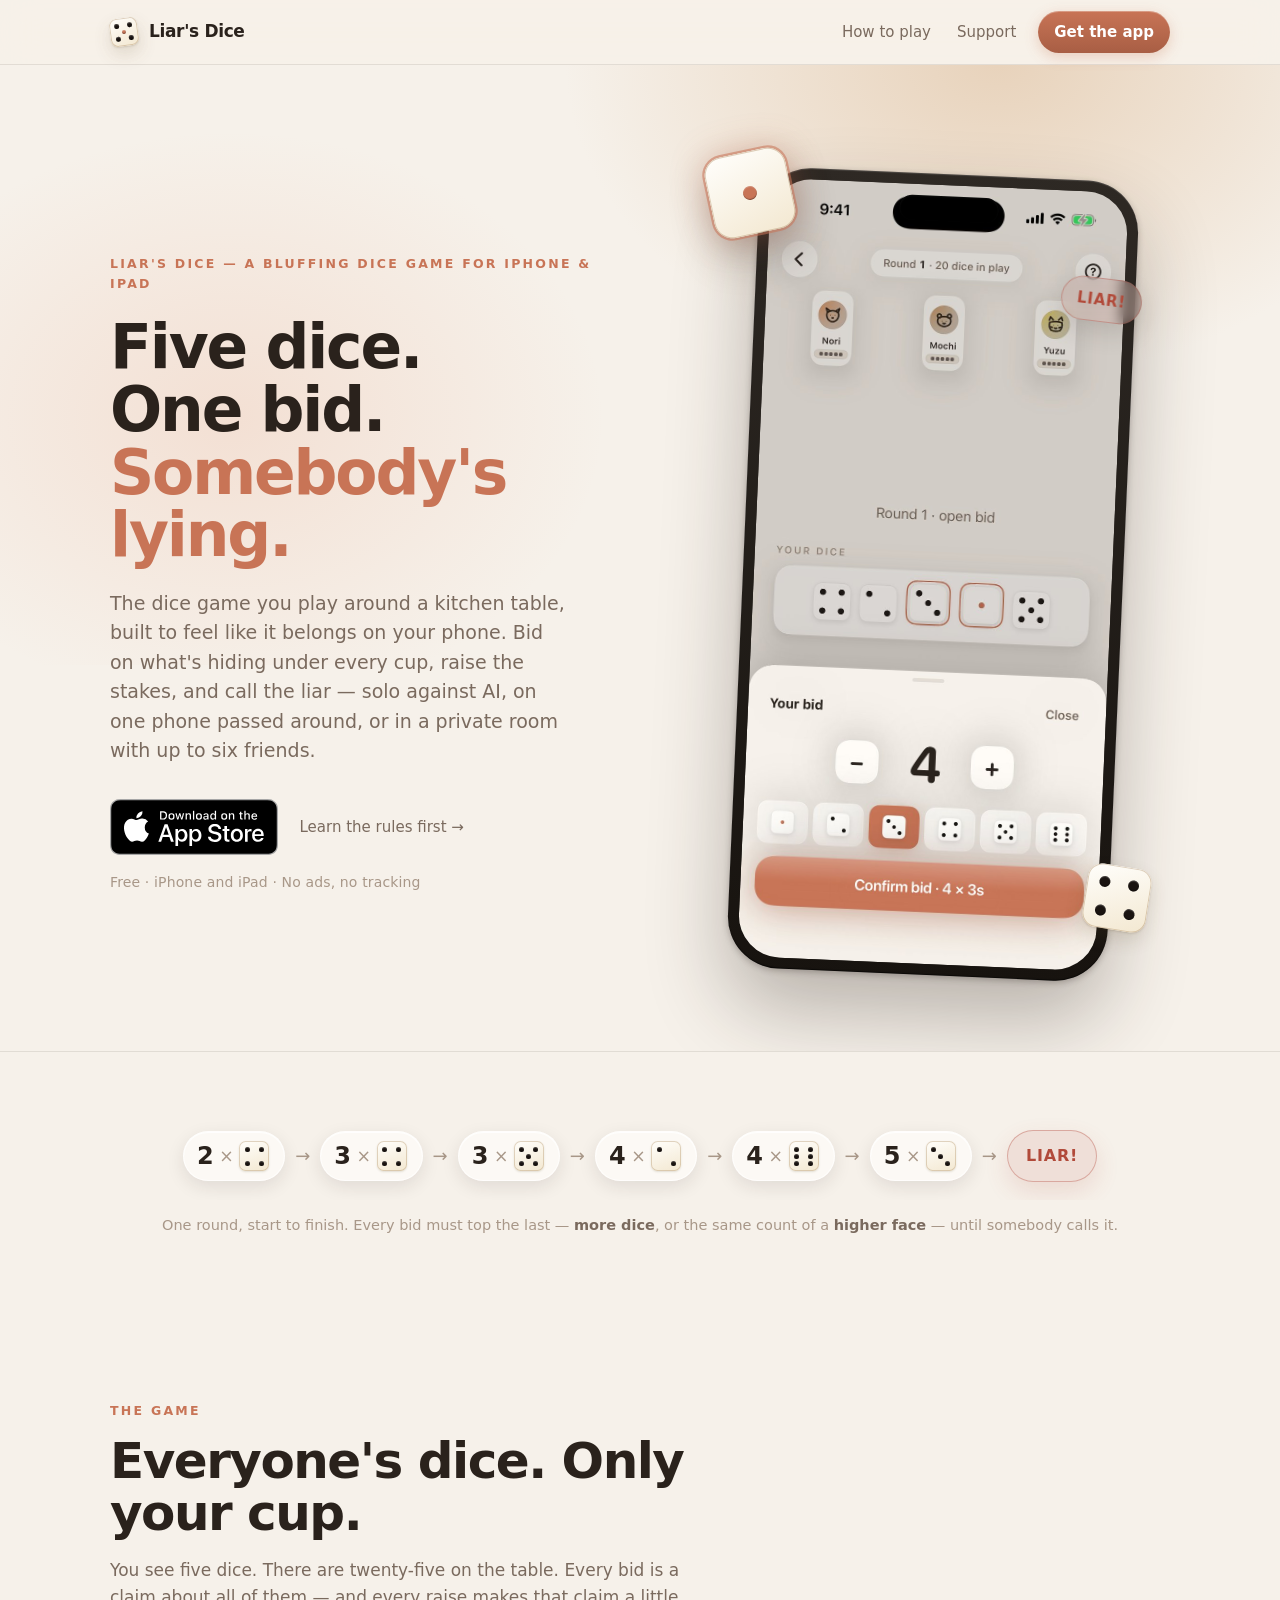
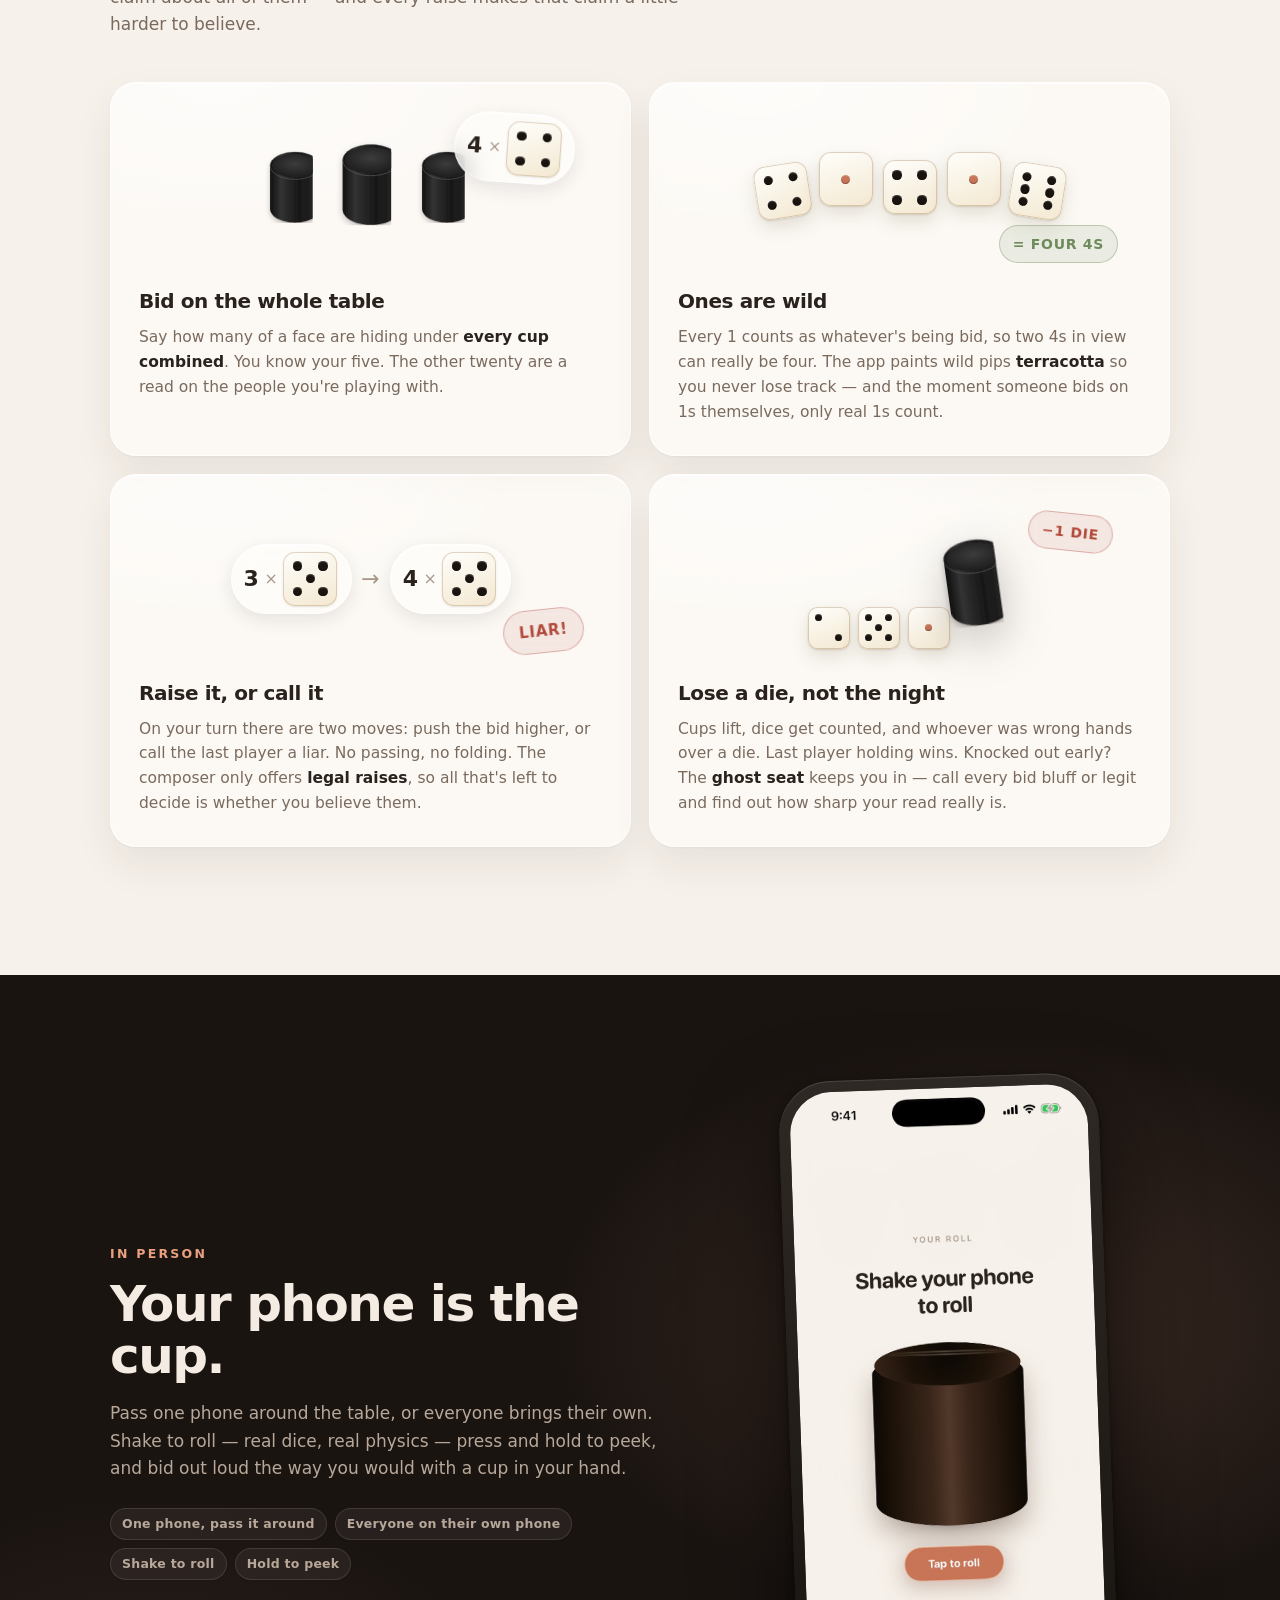
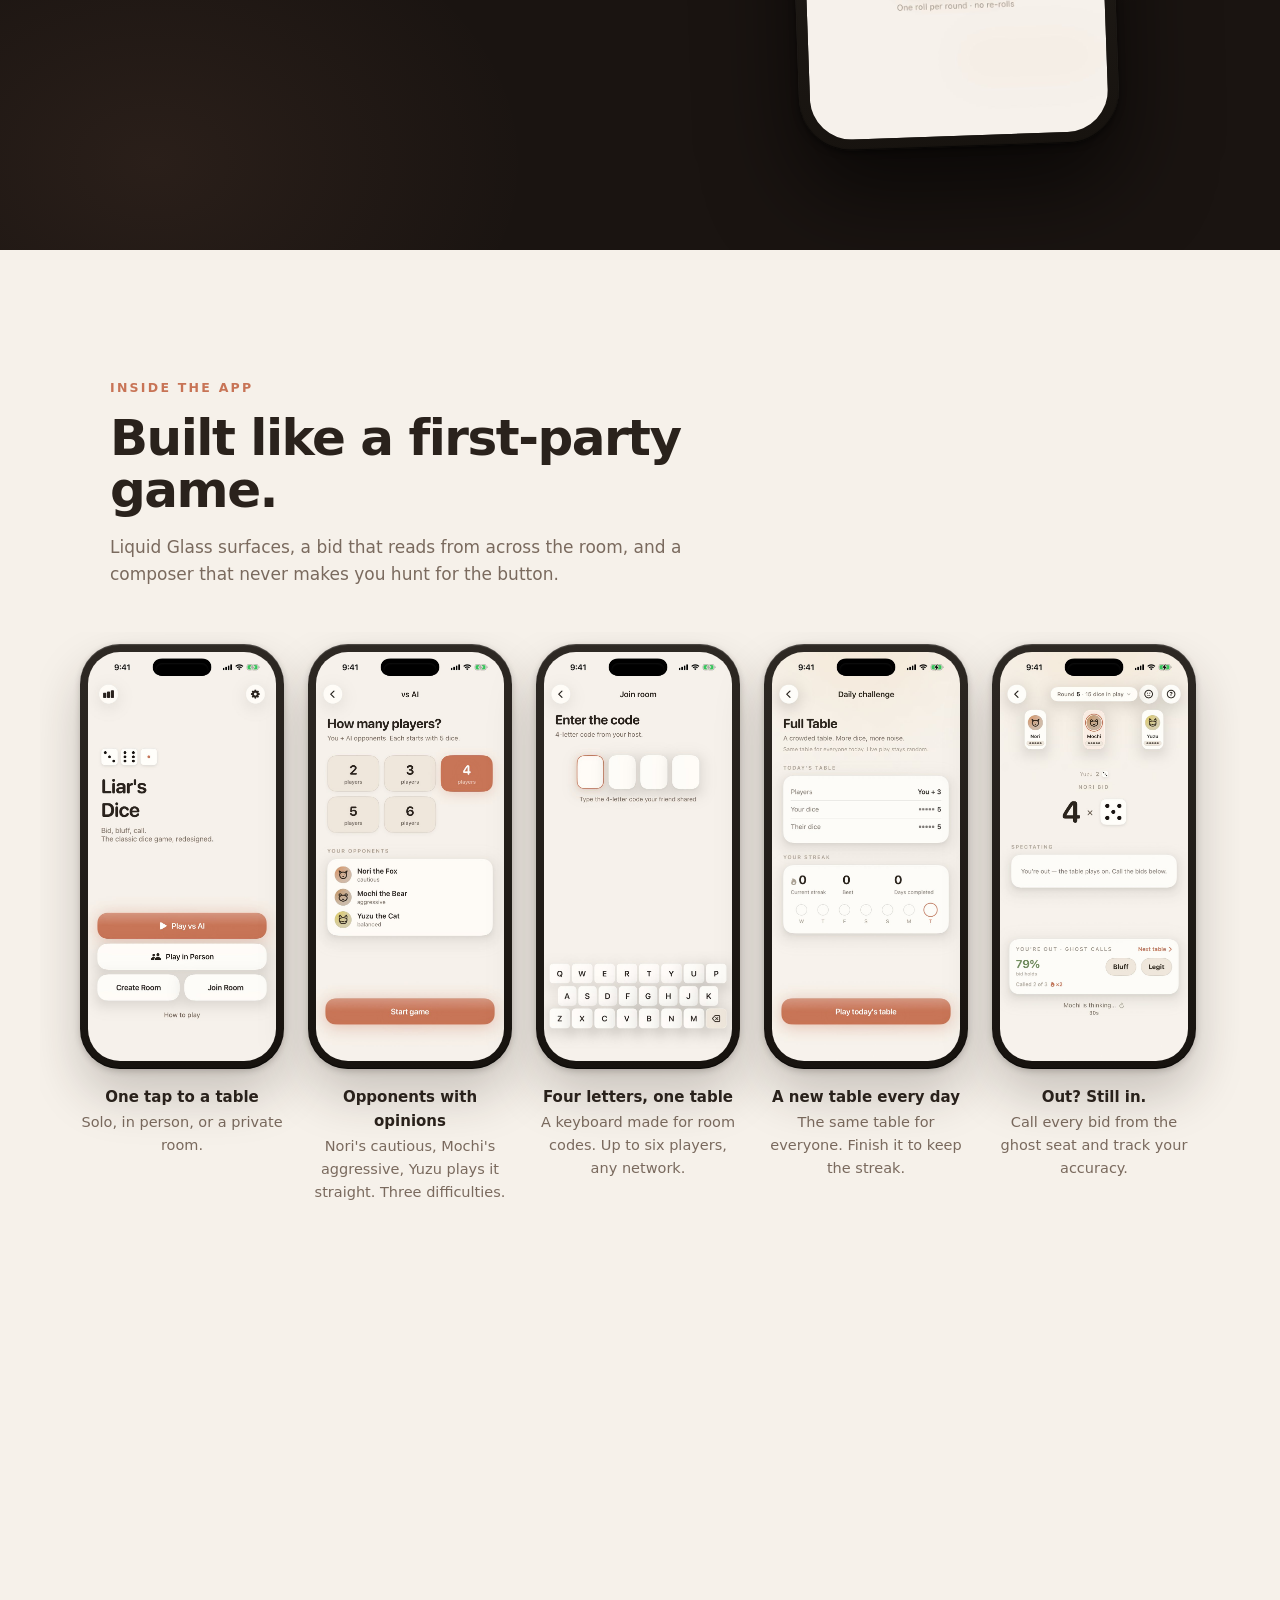
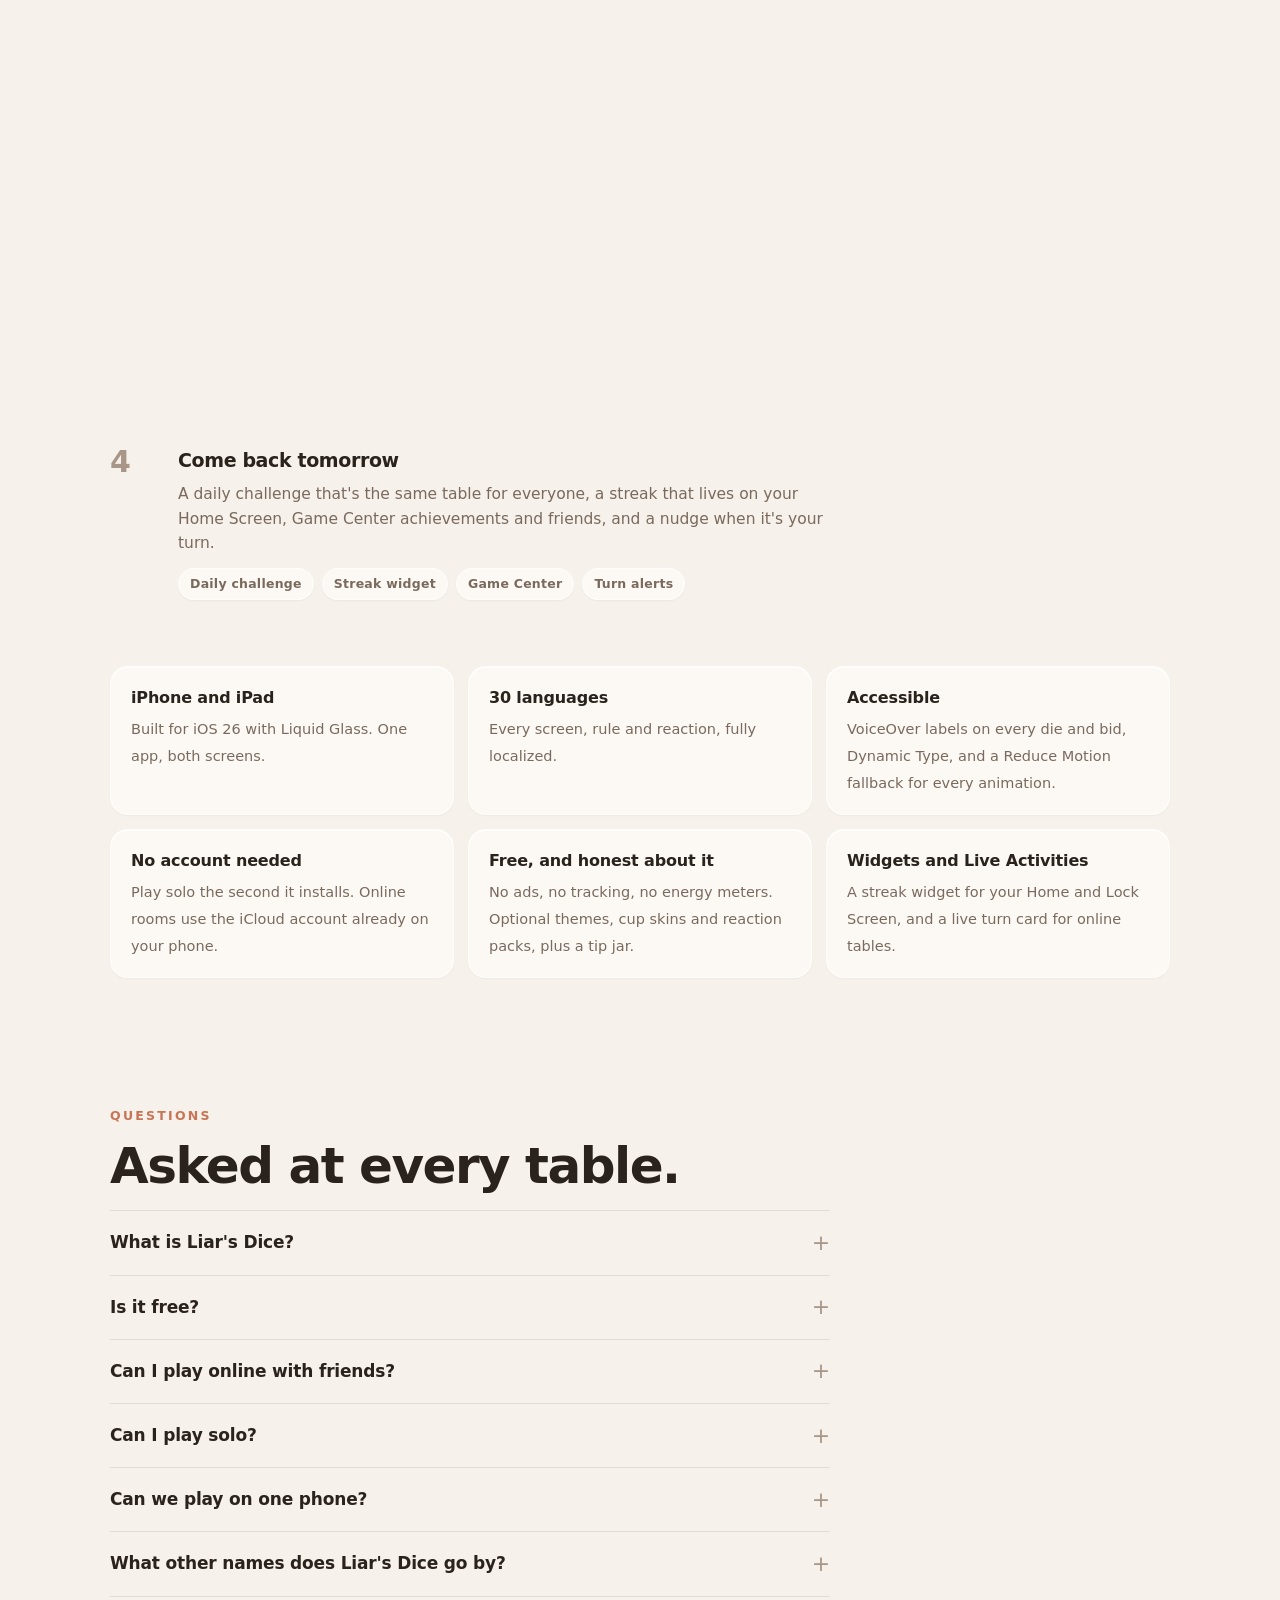
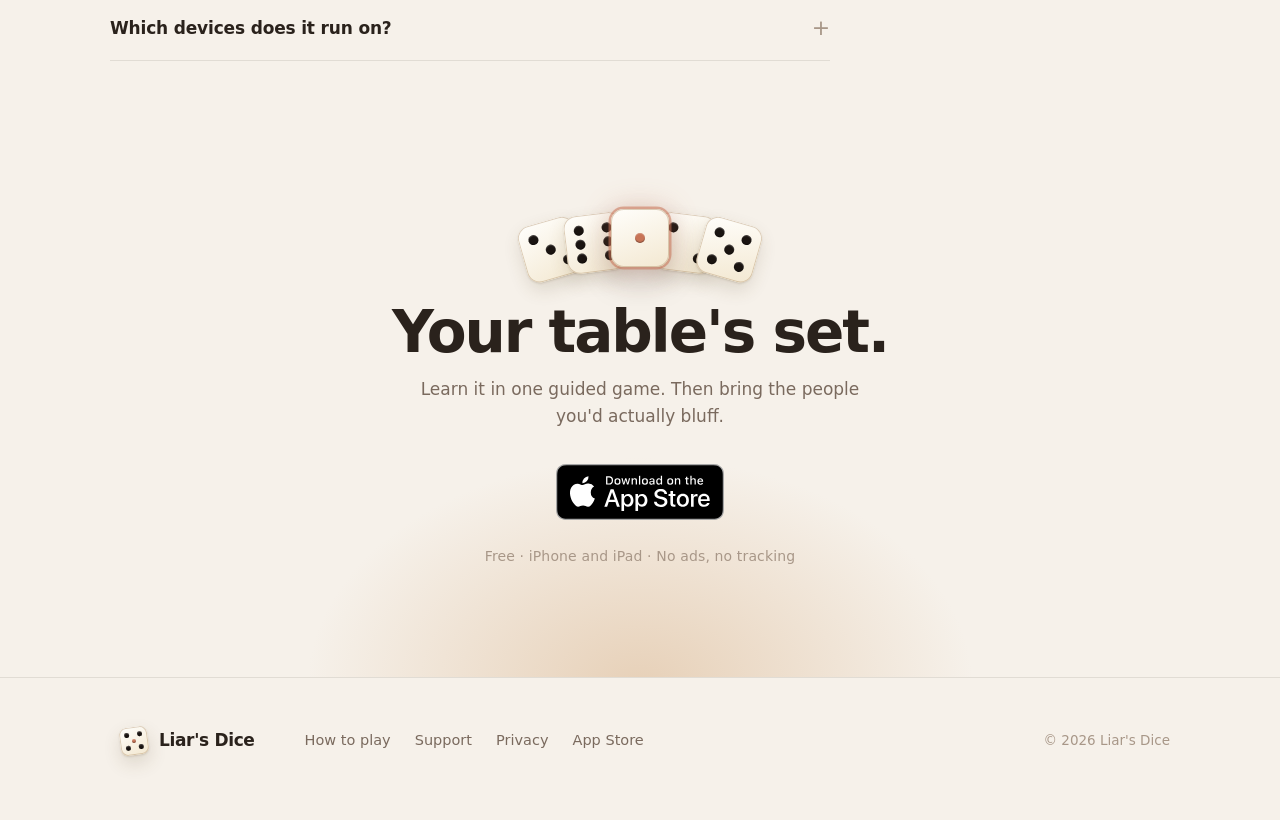
<file: index.html>
<!doctype html>
<html lang="en">
<head>
<meta charset="utf-8">
<meta name="viewport" content="width=device-width, initial-scale=1, viewport-fit=cover">
<!-- Google tag (gtag.js), GA4 property "Liar's Dice site" -->
<script async src="https://www.googletagmanager.com/gtag/js?id=G-HQY2RR5TW8"></script>
<script>
  window.dataLayer = window.dataLayer || [];
  function gtag(){dataLayer.push(arguments);}
  gtag('js', new Date());
  gtag('config', 'G-HQY2RR5TW8');
</script>
<title>Liar's Dice — the bluffing dice game, free for iPhone &amp; iPad</title>
<meta name="description" content="Liar's Dice is a free bluffing dice game for iPhone and iPad. Play solo against AI, pass one phone around the table, or open a private online room for six.">
<link rel="canonical" href="https://codyni123.github.io/liars-dice-site/">
<meta name="robots" content="index, follow, max-image-preview:large, max-snippet:-1, max-video-preview:-1">
<meta name="google-site-verification" content="oafJCFS9U90hpJDKuoxjxOjslEniVMPrDxLKtAmcN_E">
<meta name="apple-itunes-app" content="app-id=6767948698">
<meta name="theme-color" content="#f6f1ea">
<link rel="icon" href="favicon.svg" type="image/svg+xml">
<link rel="apple-touch-icon" href="img/touch-icon.png">
<meta property="og:title" content="Liar's Dice — five dice, one bid, somebody's lying">
<meta property="og:description" content="The bluffing dice game, built for iPhone and iPad. Solo against AI, one phone passed around, or private online rooms for six. Free on the App Store.">
<meta property="og:type" content="website">
<meta property="og:url" content="https://codyni123.github.io/liars-dice-site/">
<meta property="og:image" content="https://codyni123.github.io/liars-dice-site/img/og.jpg">
<meta property="og:image:width" content="1200">
<meta property="og:image:height" content="630">
<meta name="twitter:card" content="summary_large_image">
<meta name="twitter:image" content="https://codyni123.github.io/liars-dice-site/img/og.jpg">
<link rel="stylesheet" href="style.css">
<script type="application/ld+json">
{
  "@context": "https://schema.org",
  "@graph": [
    {
      "@type": "Organization",
      "@id": "https://codyni123.github.io/liars-dice-site/#org",
      "name": "Liar's Dice",
      "url": "https://codyni123.github.io/liars-dice-site/",
      "logo": {
        "@type": "ImageObject",
        "url": "https://codyni123.github.io/liars-dice-site/img/app-icon-512.png",
        "width": 512,
        "height": 512
      }
    },
    {
      "@type": "WebSite",
      "@id": "https://codyni123.github.io/liars-dice-site/#website",
      "url": "https://codyni123.github.io/liars-dice-site/",
      "name": "Liar's Dice",
      "description": "The official site for the Liar's Dice iOS app: what it is, how to play, support and privacy.",
      "publisher": {
        "@id": "https://codyni123.github.io/liars-dice-site/#org"
      },
      "inLanguage": "en"
    },
    {
      "@type": [
        "VideoGame",
        "MobileApplication"
      ],
      "@id": "https://codyni123.github.io/liars-dice-site/#app",
      "name": "Liar's Dice",
      "alternateName": [
        "Liar's Dice: Play with Friends",
        "Liars Dice",
        "Dudo"
      ],
      "url": "https://codyni123.github.io/liars-dice-site/",
      "image": "https://codyni123.github.io/liars-dice-site/img/og.jpg",
      "screenshot": [
        "https://codyni123.github.io/liars-dice-site/img/shots/bid.jpg",
        "https://codyni123.github.io/liars-dice-site/img/shots/home.jpg",
        "https://codyni123.github.io/liars-dice-site/img/shots/ai-setup.jpg",
        "https://codyni123.github.io/liars-dice-site/img/shots/join-room.jpg"
      ],
      "description": "A free bluffing dice game for iPhone and iPad. Everyone rolls five dice under a cup and only sees their own; players bid on how many dice of one face are on the whole table until someone calls liar. Play solo against AI opponents, pass one phone around the table, or open a private online room for up to six friends.",
      "keywords": "liar's dice, liars dice, dudo, bluffing dice game, dice game app, iPhone dice game, multiplayer dice game",
      "operatingSystem": "iOS 26",
      "applicationCategory": "GameApplication",
      "applicationSubCategory": "Dice game",
      "genre": [
        "Dice game",
        "Party game",
        "Bluffing game"
      ],
      "gamePlatform": [
        "iPhone",
        "iPad"
      ],
      "playMode": [
        "SinglePlayer",
        "MultiPlayer"
      ],
      "numberOfPlayers": {
        "@type": "QuantitativeValue",
        "minValue": 1,
        "maxValue": 6
      },
      "offers": {
        "@type": "Offer",
        "price": "0",
        "priceCurrency": "USD",
        "availability": "https://schema.org/InStock"
      },
      "installUrl": "https://apps.apple.com/app/id6767948698",
      "downloadUrl": "https://apps.apple.com/app/id6767948698",
      "sameAs": [
        "https://apps.apple.com/app/id6767948698"
      ],
      "author": {
        "@type": "Person",
        "name": "Cody Ni"
      },
      "publisher": {
        "@id": "https://codyni123.github.io/liars-dice-site/#org"
      },
      "inLanguage": "en",
      "isAccessibleForFree": true
    },
    {
      "@type": "FAQPage",
      "@id": "https://codyni123.github.io/liars-dice-site/#faq",
      "mainEntity": [
        {
          "@type": "Question",
          "name": "What is Liar's Dice?",
          "acceptedAnswer": {
            "@type": "Answer",
            "text": "A bluffing dice game for two to six players. Everyone rolls five dice under a cup and only sees their own. Players take turns bidding on how many dice of one face are on the whole table, and each bid has to top the last, until someone calls the previous player a liar. Cups lift, dice get counted, and whoever was wrong loses a die. The last player with dice wins. It's the game from pirate films and westerns, also known as Dudo."
          }
        },
        {
          "@type": "Question",
          "name": "Is Liar's Dice free?",
          "acceptedAnswer": {
            "@type": "Answer",
            "text": "Yes. Liar's Dice is free on the App Store, with no ads and no tracking. Optional cosmetic themes, cup skins and reaction packs exist, plus a tip jar, but nothing you need to play is paid."
          }
        },
        {
          "@type": "Question",
          "name": "Can I play Liar's Dice online with friends?",
          "acceptedAnswer": {
            "@type": "Answer",
            "text": "Yes. Create a private room and share its four-letter code. Up to six players join from their own iPhones or iPads, from anywhere with a connection. Each device needs to be signed in to iCloud, which is what carries the table between phones, but there's no separate account to create."
          }
        },
        {
          "@type": "Question",
          "name": "Can I play Liar's Dice solo against AI?",
          "acceptedAnswer": {
            "@type": "Answer",
            "text": "Yes. Play vs AI seats two to six players with five characters who each play differently, at three difficulties from relaxed to ruthless. The AI is probability-aware and bluffs when it should."
          }
        },
        {
          "@type": "Question",
          "name": "Can we play Liar's Dice on one phone?",
          "acceptedAnswer": {
            "@type": "Answer",
            "text": "Yes. Play in Person has two modes: pass one phone around the table, with hold-to-peek keeping each hand private, or everyone uses their own phone as a private dice cup and bids out loud."
          }
        },
        {
          "@type": "Question",
          "name": "What other names does Liar's Dice go by?",
          "acceptedAnswer": {
            "@type": "Answer",
            "text": "Dudo — its name in Peru and Chile, where the game comes from — and Cachito. It's also the dice game you've seen played in pirate films and westerns. Whatever the table calls it, the app plays the classic rules."
          }
        },
        {
          "@type": "Question",
          "name": "Which devices does Liar's Dice run on?",
          "acceptedAnswer": {
            "@type": "Answer",
            "text": "iPhone and iPad running iOS 26 or later. There is no Android, Mac or Apple Watch version."
          }
        }
      ]
    }
  ]
}
</script>
</head>
<body>

<!-- The cup from the app icon, defined once and reused. -->
<svg width="0" height="0" style="position:absolute" aria-hidden="true" focusable="false">
  <defs>
    <linearGradient id="cupBody" x1="0" y1="0" x2="1" y2="0">
      <stop offset="0.00" stop-color="#101010"/>
      <stop offset="0.22" stop-color="#323232"/>
      <stop offset="0.58" stop-color="#181818"/>
      <stop offset="0.86" stop-color="#222222"/>
      <stop offset="1.00" stop-color="#101010"/>
    </linearGradient>
    <radialGradient id="closedFace" cx="0.5" cy="0.42" r="0.55">
      <stop offset="0" stop-color="#3c3c3c"/>
      <stop offset="1" stop-color="#1f1f1f"/>
    </radialGradient>
    <filter id="cupShadow" x="-25%" y="-15%" width="150%" height="140%">
      <feDropShadow dx="0" dy="1.5" stdDeviation="1.5" flood-color="#1a1208" flood-opacity="0.32"/>
      <feDropShadow dx="0" dy="6" stdDeviation="7" flood-color="#1a1208" flood-opacity="0.24"/>
    </filter>
    <symbol id="cup">
      <g filter="url(#cupShadow)">
        <path d="M 38.25,53.96 C 38.25,35.20 65.89,20 100,20 C 134.11,20 161.75,35.20 161.75,53.96 L 161.75,161.04 C 161.75,179.80 134.11,195 100,195 C 65.89,195 38.25,179.80 38.25,161.04 L 38.25,53.96 Z" fill="url(#cupBody)"/>
      </g>
      <ellipse cx="100" cy="53.96" rx="56.81" ry="28.87" fill="url(#closedFace)"/>
      <ellipse cx="100" cy="53.96" rx="61.75" ry="33.96" fill="none" stroke="#777777" stroke-width="1"/>
    </symbol>
  </defs>
</svg>

<nav class="nav">
  <div class="shell">
    <a class="brand" href="./" aria-label="Liar's Dice home">
      <span class="die mark" data-v="5" aria-hidden="true"><i></i><i></i><i></i><i></i><i></i></span>
      <b>Liar's Dice</b>
    </a>
    <div class="links">
      <a href="how-to-play/">How to play</a>
      <a href="support/">Support</a>
      <a class="get" href="https://apps.apple.com/app/id6767948698">Get the app</a>
    </div>
  </div>
</nav>

<header class="hero">
  <div class="hero-glow" aria-hidden="true"></div>
  <div class="shell">
    <div class="hero-copy">
      <h1 class="eyebrow rv">Liar's Dice — a bluffing dice game for iPhone &amp; iPad</h1>
      <p class="statement rv">Five dice.<br>One bid.<br><span class="accent">Somebody's lying.</span></p>
      <p class="tagline rv d1">
        The dice game you play around a kitchen table, built to feel like it belongs on your phone.
        Bid on what's hiding under every cup, raise the stakes, and call the liar —
        solo against AI, on one phone passed around, or in a private room with up to six friends.
      </p>
      <div class="hero-ctas rv d2">
        <a class="appstore" href="https://apps.apple.com/app/id6767948698" aria-label="Download Liar's Dice on the App Store">
          <img src="img/appstore-badge.svg" alt="Download on the App Store" width="168" height="56">
        </a>
        <a class="alt" href="how-to-play/">Learn the rules first</a>
      </div>
      <p class="under-badge rv d3">Free · iPhone and iPad · No ads, no tracking</p>
    </div>

    <div class="hero-stage rv d1">
      <span class="die float fd-one" data-v="1" aria-hidden="true"><i></i></span>
      <span class="stamp liar float fs-liar" aria-hidden="true">Liar!</span>
      <span class="die float fd-four" data-v="4" aria-hidden="true"><i></i><i></i><i></i><i></i></span>
      <div class="device">
        <img src="img/shots/bid.jpg" width="750" height="1631" fetchpriority="high"
             alt="The bid composer in Liar's Dice: your five dice above, a bid of 4 × 3s being built with a quantity stepper and face picker, and a Confirm bid button.">
      </div>
    </div>
  </div>
</header>

<div class="ladder" role="img" aria-label="An example round: the bids rise from two 4s, to three 4s, three 5s, four 2s, four 6s and five 3s, and then a player calls liar.">
  <div class="ladder-rail" aria-hidden="true">
    <div class="step rv" style="--i:0"><span class="bid"><b>2</b><span class="x">×</span><span class="die" data-v="4"><i></i><i></i><i></i><i></i></span></span></div>
    <div class="step rv" style="--i:1"><span class="arrow">→</span><span class="bid"><b>3</b><span class="x">×</span><span class="die" data-v="4"><i></i><i></i><i></i><i></i></span></span></div>
    <div class="step rv" style="--i:2"><span class="arrow">→</span><span class="bid"><b>3</b><span class="x">×</span><span class="die" data-v="5"><i></i><i></i><i></i><i></i><i></i></span></span></div>
    <div class="step rv" style="--i:3"><span class="arrow">→</span><span class="bid"><b>4</b><span class="x">×</span><span class="die" data-v="2"><i></i><i></i></span></span></div>
    <div class="step rv" style="--i:4"><span class="arrow">→</span><span class="bid"><b>4</b><span class="x">×</span><span class="die" data-v="6"><i></i><i></i><i></i><i></i><i></i><i></i></span></span></div>
    <div class="step rv" style="--i:5"><span class="arrow">→</span><span class="bid"><b>5</b><span class="x">×</span><span class="die" data-v="3"><i></i><i></i><i></i></span></span></div>
    <div class="step rv" style="--i:6"><span class="arrow">→</span><span class="stamp liar">Liar!</span></div>
  </div>
  <p class="ladder-caption">One round, start to finish. Every bid must top the last — <b>more dice</b>, or the same count of a <b>higher face</b> — until somebody calls it.</p>
</div>

<section class="block" id="the-game">
  <div class="shell">
    <p class="eyebrow rv">The game</p>
    <h2 class="headline rv">Everyone's dice. Only your cup.</h2>
    <p class="subhead rv">You see five dice. There are twenty-five on the table. Every bid is a claim about
    all of them — and every raise makes that claim a little harder to believe.</p>

    <div class="mech">
      <div class="mech-tile rv">
        <div class="mech-scene scene-table" aria-hidden="true">
          <svg class="cup" viewBox="28 10 144 196"><use href="#cup"/></svg>
          <svg class="cup mid" viewBox="28 10 144 196"><use href="#cup"/></svg>
          <svg class="cup" viewBox="28 10 144 196"><use href="#cup"/></svg>
          <span class="bid"><b>4</b><span class="x">×</span><span class="die" data-v="4"><i></i><i></i><i></i><i></i></span></span>
        </div>
        <h3>Bid on the whole table</h3>
        <p>Say how many of a face are hiding under <b>every cup combined</b>. You know your five.
        The other twenty are a read on the people you're playing with.</p>
      </div>

      <div class="mech-tile rv d1">
        <div class="mech-scene scene-wild" aria-hidden="true">
          <span class="die tilt-l" data-v="4"><i></i><i></i><i></i><i></i></span>
          <span class="die raise" data-v="1"><i></i></span>
          <span class="die" data-v="4"><i></i><i></i><i></i><i></i></span>
          <span class="die raise" data-v="1"><i></i></span>
          <span class="die tilt-r" data-v="6"><i></i><i></i><i></i><i></i><i></i><i></i></span>
          <span class="stamp ok scene-stamp" style="right:5%;bottom:0">= four 4s</span>
        </div>
        <h3>Ones are wild</h3>
        <p>Every 1 counts as whatever's being bid, so two 4s in view can really be four. The app paints
        wild pips <b>terracotta</b> so you never lose track — and the moment someone bids on 1s
        themselves, only real 1s count.</p>
      </div>

      <div class="mech-tile rv d1">
        <div class="mech-scene scene-raise" aria-hidden="true">
          <span class="bid"><b>3</b><span class="x">×</span><span class="die" data-v="5"><i></i><i></i><i></i><i></i><i></i></span></span>
          <span class="arrow">→</span>
          <span class="bid"><b>4</b><span class="x">×</span><span class="die" data-v="5"><i></i><i></i><i></i><i></i><i></i></span></span>
          <span class="stamp liar">Liar!</span>
        </div>
        <h3>Raise it, or call it</h3>
        <p>On your turn there are two moves: push the bid higher, or call the last player a liar.
        No passing, no folding. The composer only offers <b>legal raises</b>, so all that's left
        to decide is whether you believe them.</p>
      </div>

      <div class="mech-tile rv d2">
        <div class="mech-scene scene-reveal" aria-hidden="true">
          <div class="under">
            <span class="die" data-v="2"><i></i><i></i></span>
            <span class="die" data-v="5"><i></i><i></i><i></i><i></i><i></i></span>
            <span class="die" data-v="1"><i></i></span>
          </div>
          <svg class="cup lift-cup" viewBox="28 10 144 196"><use href="#cup"/></svg>
          <span class="stamp liar minus">−1 die</span>
        </div>
        <h3>Lose a die, not the night</h3>
        <p>Cups lift, dice get counted, and whoever was wrong hands over a die. Last player holding
        wins. Knocked out early? The <b>ghost seat</b> keeps you in — call every bid bluff or legit
        and find out how sharp your read really is.</p>
      </div>
    </div>
  </div>
</section>

<section class="arena" id="in-person">
  <div class="glow" aria-hidden="true"></div>
  <div class="shell">
    <div>
      <p class="eyebrow rv">In person</p>
      <h2 class="headline rv">Your phone is the cup.</h2>
      <p class="subhead rv d1">Pass one phone around the table, or everyone brings their own. Shake to
      roll — real dice, real physics — press and hold to peek, and bid out loud the way you would
      with a cup in your hand.</p>
      <div class="pill-row rv d2">
        <span class="tag">One phone, pass it around</span>
        <span class="tag">Everyone on their own phone</span>
        <span class="tag">Shake to roll</span>
        <span class="tag">Hold to peek</span>
      </div>
    </div>
    <div class="rv d1">
      <div class="device">
        <img src="img/shots/roll.jpg" width="750" height="1631" loading="lazy"
             alt="The roll screen: a dark ceramic dice cup under the words Shake your phone to roll, with a Tap to roll button beneath it.">
      </div>
    </div>
  </div>
</section>

<section class="block" id="inside-the-app">
  <div class="shell">
    <p class="eyebrow rv">Inside the app</p>
    <h2 class="headline rv">Built like a first-party game.</h2>
    <p class="subhead rv">Liquid Glass surfaces, a bid that reads from across the room, and
    a composer that never makes you hunt for the button.</p>
  </div>
  <div class="screens">
    <div class="screen rv">
      <figure>
        <div class="device"><img src="img/shots/home.jpg" width="750" height="1631" loading="lazy"
          alt="The Liar's Dice home screen: Play vs AI, Play in Person, Create Room and Join Room buttons under the title and three small dice."></div>
        <figcaption><b>One tap to a table</b>Solo, in person, or a private room.</figcaption>
      </figure>
    </div>
    <div class="screen rv d1">
      <figure>
        <div class="device"><img src="img/shots/ai-setup.jpg" width="750" height="1631" loading="lazy"
          alt="The vs AI setup screen: a player-count picker from 2 to 6 and three opponents — Nori the Fox, cautious; Mochi the Bear, aggressive; Yuzu the Cat, balanced."></div>
        <figcaption><b>Opponents with opinions</b>Nori's cautious, Mochi's aggressive, Yuzu plays it straight. Three difficulties.</figcaption>
      </figure>
    </div>
    <div class="screen rv d2">
      <figure>
        <div class="device"><img src="img/shots/join-room.jpg" width="750" height="1631" loading="lazy"
          alt="The Join room screen: four empty letter slots and a custom keyboard showing only the letters used in room codes."></div>
        <figcaption><b>Four letters, one table</b>A keyboard made for room codes. Up to six players, any network.</figcaption>
      </figure>
    </div>
    <div class="screen rv d3">
      <figure>
        <div class="device"><img src="img/shots/daily.jpg" width="750" height="1631" loading="lazy"
          alt="The Daily challenge screen: today's Full Table with player and dice counts, and a streak tracker across the week."></div>
        <figcaption><b>A new table every day</b>The same table for everyone. Finish it to keep the streak.</figcaption>
      </figure>
    </div>
    <div class="screen rv d4">
      <figure>
        <div class="device"><img src="img/shots/ghost.jpg" width="750" height="1631" loading="lazy"
          alt="A game seen from the ghost seat: Nori bid 4 × 5s, a note that you're out and the table plays on, and Bluff and Legit buttons to call it."></div>
        <figcaption><b>Out? Still in.</b>Call every bid from the ghost seat and track your accuracy.</figcaption>
      </figure>
    </div>
  </div>
</section>

<section class="block" id="getting-started">
  <div class="shell">
    <p class="eyebrow rv">Getting started</p>
    <h2 class="headline rv">From first roll to full table.</h2>
    <ol class="journey">
      <li class="rv">
        <span class="j-num" aria-hidden="true">1</span>
        <div class="j-body">
          <h3>Learn it in one guided game</h3>
          <p>Your first game is the tutorial: Nori and Mochi sit down with you, and every rule is
          taught the moment it matters. No rulebook, no quiz.</p>
        </div>
      </li>
      <li class="rv">
        <span class="j-num" aria-hidden="true">2</span>
        <div class="j-body">
          <h3>Sit down with the AI</h3>
          <p>Two to six seats, five characters with their own tilt, and three difficulties. The top one
          reads your bid history and plays the long game.</p>
          <div class="pill-row">
            <span class="tag">Relaxed</span>
            <span class="tag">Balanced</span>
            <span class="tag">Ruthless</span>
          </div>
        </div>
      </li>
      <li class="rv">
        <span class="j-num" aria-hidden="true">3</span>
        <div class="j-body">
          <h3>Open a private room</h3>
          <p>Create a room, share the four-letter code, and up to six friends join from their own
          phones — same couch or different continents. Set the house rules before you start.</p>
          <div class="pill-row">
            <span class="tag">Wild 1s</span>
            <span class="tag">Calza</span>
            <span class="tag">Palifico</span>
            <span class="tag">Up to six players</span>
          </div>
        </div>
      </li>
      <li class="rv">
        <span class="j-num" aria-hidden="true">4</span>
        <div class="j-body">
          <h3>Come back tomorrow</h3>
          <p>A daily challenge that's the same table for everyone, a streak that lives on your Home
          Screen, Game Center achievements and friends, and a nudge when it's your turn.</p>
          <div class="pill-row">
            <span class="tag">Daily challenge</span>
            <span class="tag">Streak widget</span>
            <span class="tag">Game Center</span>
            <span class="tag">Turn alerts</span>
          </div>
        </div>
      </li>
    </ol>

    <div class="specs">
      <div class="spec rv"><b>iPhone and iPad</b><span>Built for iOS 26 with Liquid Glass. One app, both screens.</span></div>
      <div class="spec rv d1"><b>30 languages</b><span>Every screen, rule and reaction, fully localized.</span></div>
      <div class="spec rv d2"><b>Accessible</b><span>VoiceOver labels on every die and bid, Dynamic Type, and a Reduce Motion fallback for every animation.</span></div>
      <div class="spec rv"><b>No account needed</b><span>Play solo the second it installs. Online rooms use the iCloud account already on your phone.</span></div>
      <div class="spec rv d1"><b>Free, and honest about it</b><span>No ads, no tracking, no energy meters. Optional themes, cup skins and reaction packs, plus a tip jar.</span></div>
      <div class="spec rv d2"><b>Widgets and Live Activities</b><span>A streak widget for your Home and Lock Screen, and a live turn card for online tables.</span></div>
    </div>
  </div>
</section>

<section class="block" id="faq">
  <div class="shell">
    <p class="eyebrow rv">Questions</p>
    <h2 class="headline rv">Asked at every table.</h2>
    <div class="faq landing-faq rv">
      <details>
        <summary>What is Liar's Dice?</summary>
        <p>A bluffing dice game for two to six players. Everyone rolls five dice under a cup and only sees
        their own. Players take turns bidding on how many dice of one face are on the <strong>whole
        table</strong> — "three 4s", "four 5s" — and each bid has to top the last, until someone calls
        the previous player a liar. Cups lift, dice get counted, and whoever was wrong loses a die. The
        last player with dice wins. It's the game from pirate films and westerns, also known as Dudo.
        The full rules are on <a href="how-to-play/">How to play</a>.</p>
      </details>
      <details>
        <summary>Is it free?</summary>
        <p>Yes — free on the App Store, with <strong>no ads and no tracking</strong>. Optional cosmetic
        themes, cup skins and reaction packs exist, plus a tip jar, but nothing you need to play is paid.</p>
      </details>
      <details>
        <summary>Can I play online with friends?</summary>
        <p>Yes. Create a <strong>private room</strong> and share its four-letter code. Up to six players
        join from their own iPhones or iPads, from anywhere with a connection. Each device needs to be
        signed in to iCloud — that's what carries the table between phones — but there's no separate
        account to create.</p>
      </details>
      <details>
        <summary>Can I play solo?</summary>
        <p>Yes. <strong>Play vs AI</strong> seats two to six players with five characters who each play
        differently, at three difficulties from relaxed to ruthless. The AI is probability-aware and
        bluffs when it should.</p>
      </details>
      <details>
        <summary>Can we play on one phone?</summary>
        <p>Yes. <strong>Play in Person</strong> has two modes: pass one phone around the table, with
        hold-to-peek keeping each hand private, or everyone uses their own phone as a private dice cup
        and bids out loud.</p>
      </details>
      <details>
        <summary>What other names does Liar's Dice go by?</summary>
        <p><strong>Dudo</strong> — its name in Peru and Chile, where the game comes from — and Cachito. It's
        also the dice game you've seen played in pirate films and westerns. Whatever the table calls it,
        the app plays the classic rules.</p>
      </details>
      <details>
        <summary>Which devices does it run on?</summary>
        <p>iPhone and iPad running <strong>iOS 26</strong> or later. There's no Android, Mac or Apple
        Watch version.</p>
      </details>
    </div>
  </div>
</section>

<div class="close-cta">
  <div class="glow" aria-hidden="true"></div>
  <div class="shell">
    <div class="fan rv" aria-hidden="true">
      <span class="die f1" data-v="3"><i></i><i></i><i></i></span>
      <span class="die f2" data-v="6"><i></i><i></i><i></i><i></i><i></i><i></i></span>
      <span class="die f3" data-v="1"><i></i></span>
      <span class="die f4" data-v="2"><i></i><i></i></span>
      <span class="die f5" data-v="5"><i></i><i></i><i></i><i></i><i></i></span>
    </div>
    <h2 class="rv">Your table's set.</h2>
    <p class="sub rv">Learn it in one guided game. Then bring the people you'd actually bluff.</p>
    <div class="rv">
      <a class="appstore" href="https://apps.apple.com/app/id6767948698" aria-label="Download Liar's Dice on the App Store">
        <img src="img/appstore-badge.svg" alt="Download on the App Store" width="168" height="56">
      </a>
      <p class="under-badge">Free · iPhone and iPad · No ads, no tracking</p>
    </div>
  </div>
</div>

<footer>
  <div class="shell">
    <a class="brand" href="./" aria-label="Liar's Dice home">
      <span class="die mark" data-v="5" aria-hidden="true"><i></i><i></i><i></i><i></i><i></i></span>
      <b>Liar's Dice</b>
    </a>
    <nav aria-label="Footer">
      <a href="how-to-play/">How to play</a>
      <a href="support/">Support</a>
      <a href="privacy/">Privacy</a>
      <a href="https://apps.apple.com/app/id6767948698">App Store</a>
    </nav>
    <p class="copy">© 2026 Liar's Dice</p>
  </div>
</footer>

<script>
  document.documentElement.classList.add('js');
  (function () {
    var els = document.querySelectorAll('.rv');
    if (!('IntersectionObserver' in window) ||
        (window.matchMedia && matchMedia('(prefers-reduced-motion: reduce)').matches)) {
      els.forEach(function (el) { el.classList.add('in'); });
      return;
    }
    // Items inside a horizontal rail reveal together when the rail itself
    // scrolls into view — otherwise the off-screen ones would only appear
    // mid-swipe on a phone.
    var rails = document.querySelectorAll('.ladder-rail, .screens');
    var io = new IntersectionObserver(function (entries) {
      entries.forEach(function (e) {
        if (!e.isIntersecting) return;
        var t = e.target;
        if (t.matches('.ladder-rail, .screens')) {
          t.querySelectorAll('.rv').forEach(function (el) { el.classList.add('in'); });
        } else {
          t.classList.add('in');
        }
        io.unobserve(t);
      });
    }, { rootMargin: '0px 0px -8% 0px', threshold: 0.08 });
    els.forEach(function (el) { if (!el.closest('.ladder-rail, .screens')) io.observe(el); });
    rails.forEach(function (rail) { io.observe(rail); });
  })();
</script>

</body>
</html>
</file>
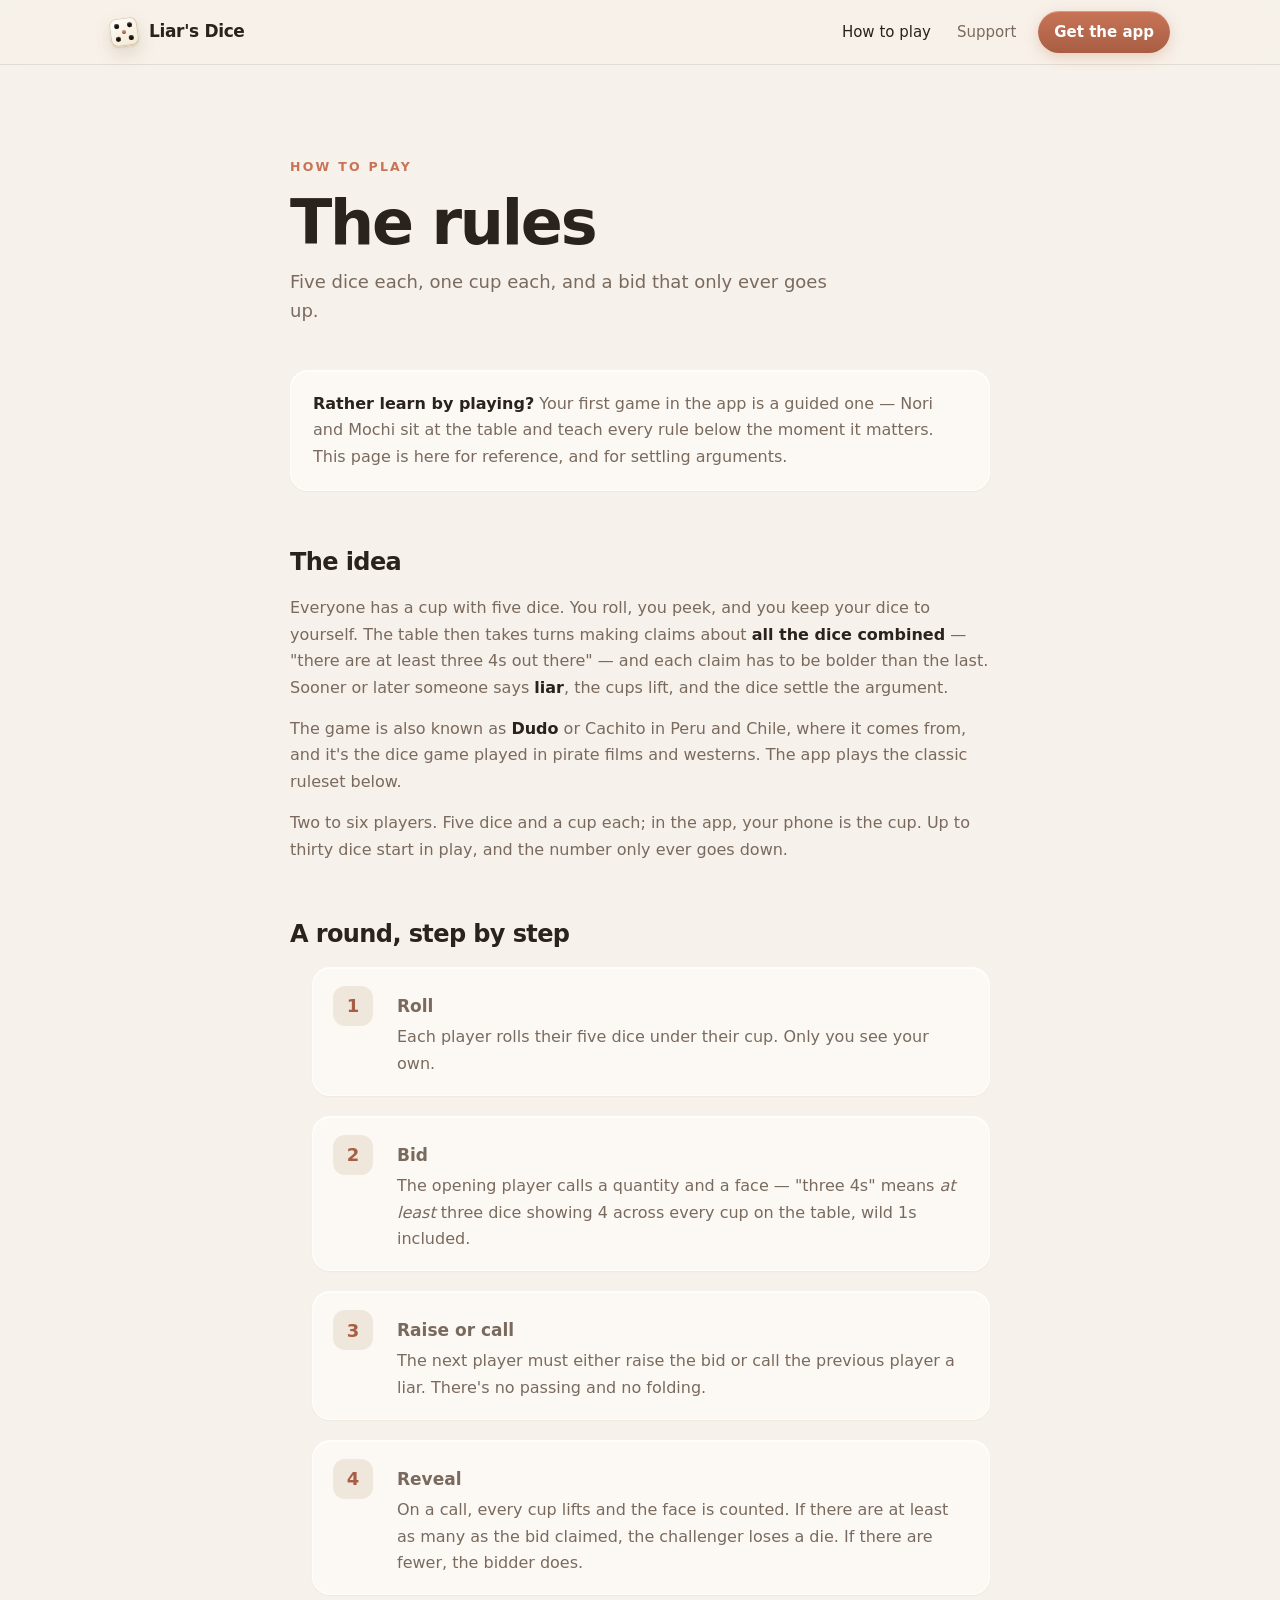
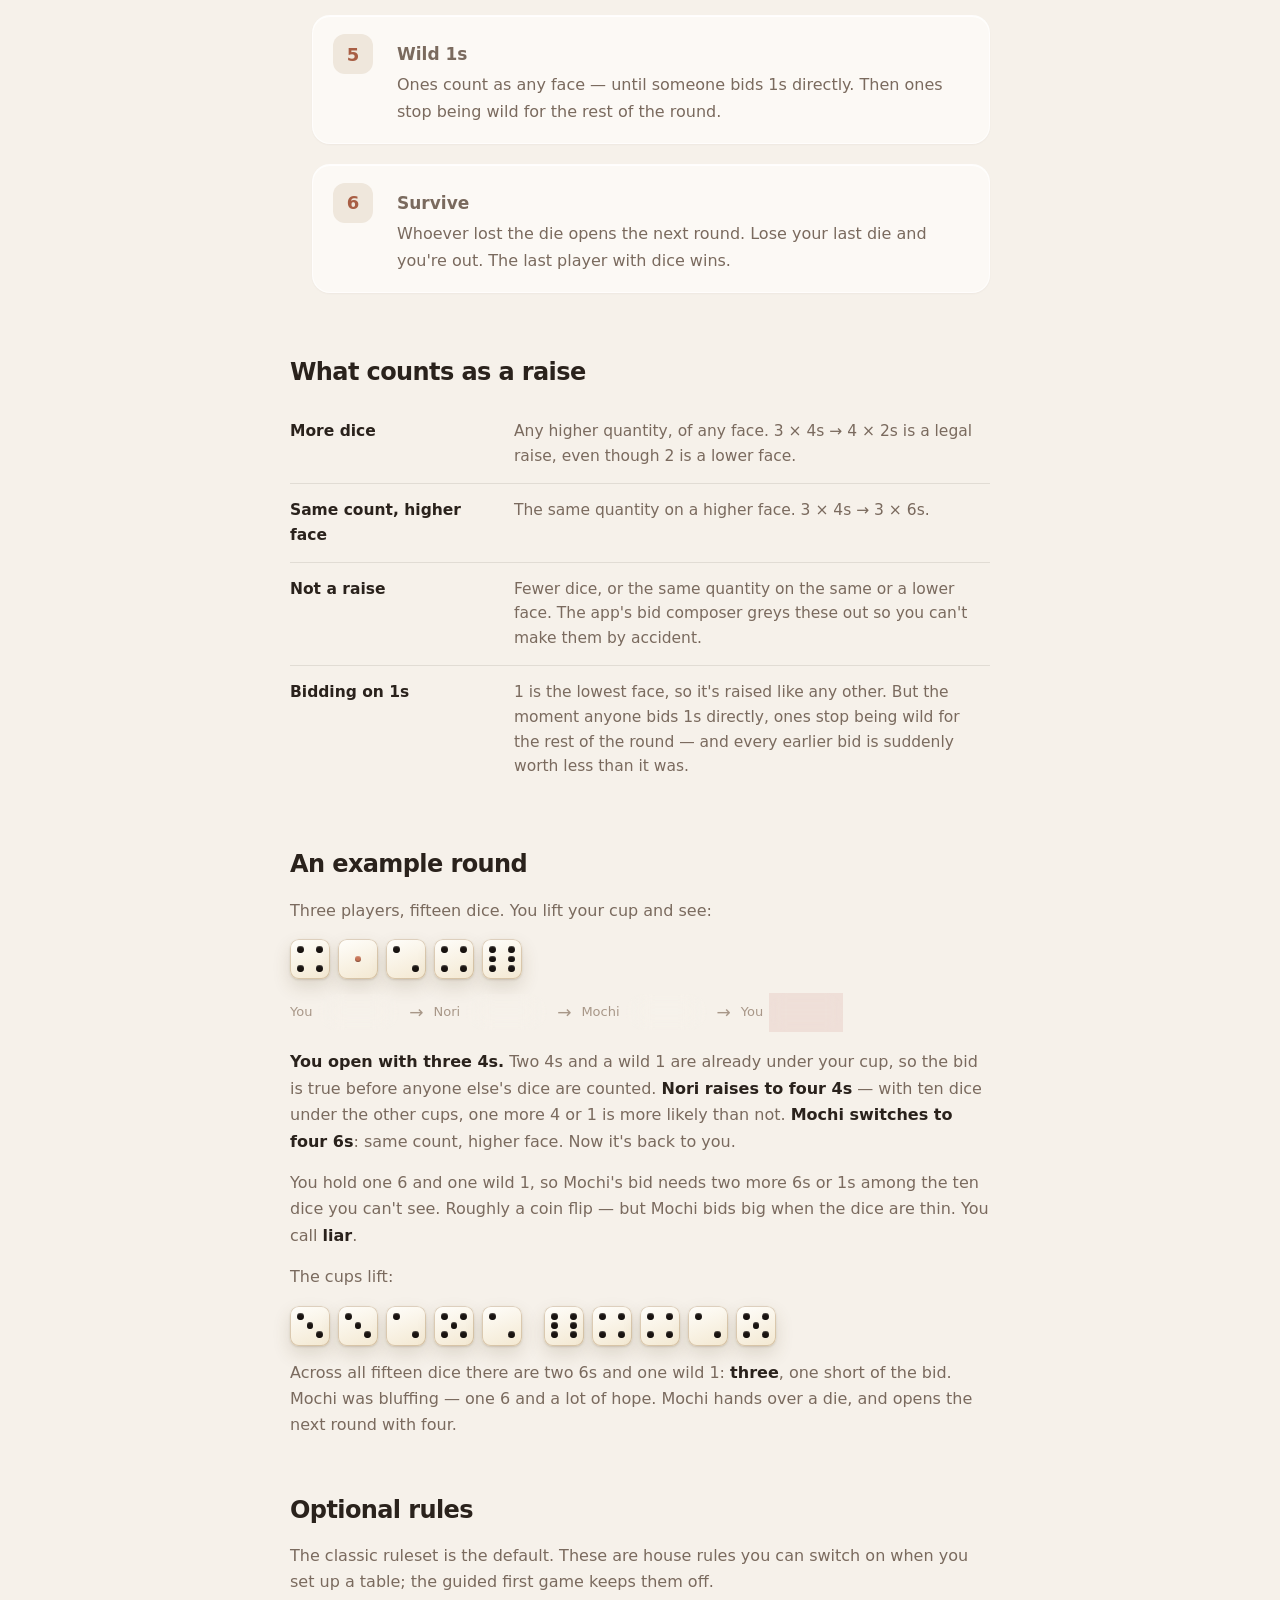
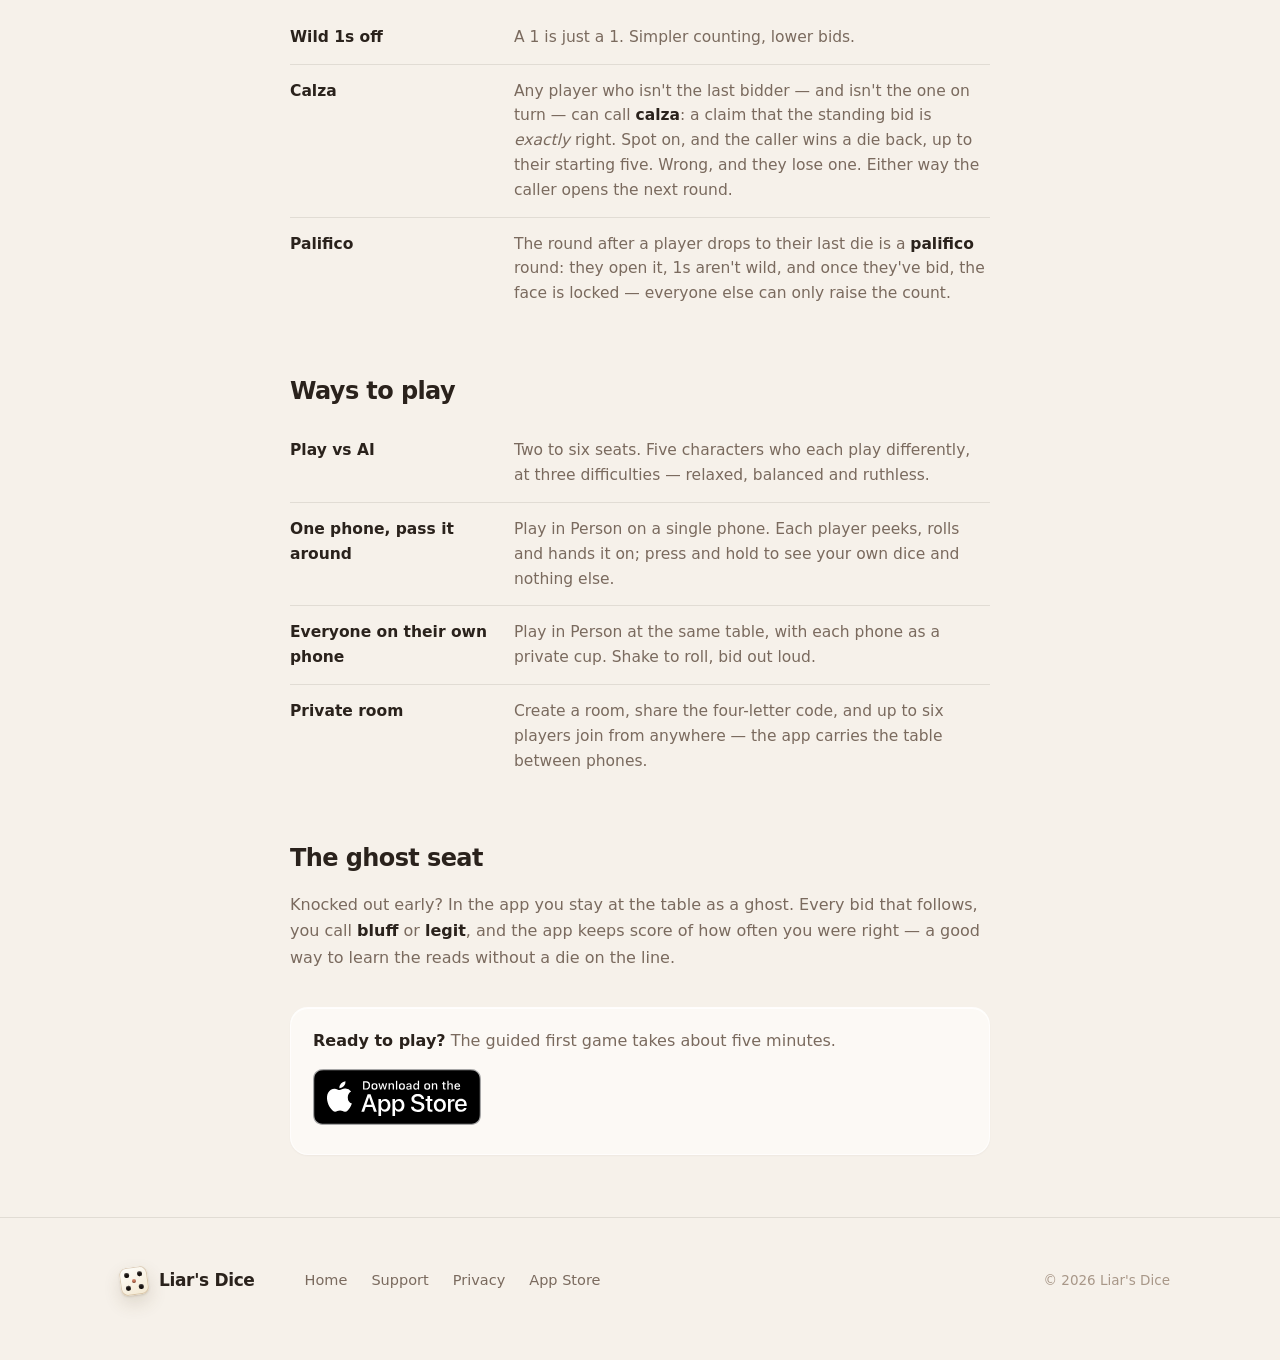
<file: how-to-play/index.html>
<!doctype html>
<html lang="en">
<head>
<meta charset="utf-8">
<meta name="viewport" content="width=device-width, initial-scale=1, viewport-fit=cover">
<!-- Google tag (gtag.js), GA4 property "Liar's Dice site" -->
<script async src="https://www.googletagmanager.com/gtag/js?id=G-HQY2RR5TW8"></script>
<script>
  window.dataLayer = window.dataLayer || [];
  function gtag(){dataLayer.push(arguments);}
  gtag('js', new Date());
  gtag('config', 'G-HQY2RR5TW8');
</script>
<title>How to play Liar's Dice — the rules</title>
<meta name="description" content="The rules of Liar's Dice: rolling, bidding, wild 1s, calling liar, the reveal, losing dice, and the optional calza and palifico rules the app supports. With a worked example round.">
<link rel="canonical" href="https://codyni123.github.io/liars-dice-site/how-to-play/">
<meta name="robots" content="index, follow, max-image-preview:large, max-snippet:-1, max-video-preview:-1">
<meta name="google-site-verification" content="oafJCFS9U90hpJDKuoxjxOjslEniVMPrDxLKtAmcN_E">
<meta name="apple-itunes-app" content="app-id=6767948698">
<meta name="theme-color" content="#f6f1ea">
<link rel="icon" href="../favicon.svg" type="image/svg+xml">
<link rel="apple-touch-icon" href="../img/touch-icon.png">
<meta property="og:title" content="How to play Liar's Dice — the rules">
<meta property="og:description" content="Roll, bid, raise or call liar. The complete rules of Liar's Dice, with a worked example round and the optional calza and palifico variants.">
<meta property="og:type" content="article">
<meta property="og:url" content="https://codyni123.github.io/liars-dice-site/how-to-play/">
<meta property="og:image" content="https://codyni123.github.io/liars-dice-site/img/og.jpg">
<meta name="twitter:card" content="summary_large_image">
<meta name="twitter:image" content="https://codyni123.github.io/liars-dice-site/img/og.jpg">
<link rel="stylesheet" href="../style.css">
<script type="application/ld+json">
{
  "@context": "https://schema.org",
  "@type": "Article",
  "headline": "How to play Liar's Dice — the rules",
  "description": "The complete rules of the bluffing dice game Liar's Dice: rolling, bidding on the whole table, wild 1s, calling liar, the reveal, losing dice, and the optional calza and palifico rules.",
  "url": "https://codyni123.github.io/liars-dice-site/how-to-play/",
  "image": "https://codyni123.github.io/liars-dice-site/img/og.jpg",
  "about": { "@id": "https://codyni123.github.io/liars-dice-site/#app" },
  "author": { "@type": "Organization", "name": "Liar's Dice" },
  "publisher": { "@type": "Organization", "name": "Liar's Dice" }
}
</script>
<script type="application/ld+json">
{"@context": "https://schema.org", "@type": "BreadcrumbList", "itemListElement": [{"@type": "ListItem", "position": 1, "name": "Liar's Dice", "item": "https://codyni123.github.io/liars-dice-site/"}, {"@type": "ListItem", "position": 2, "name": "How to play", "item": "https://codyni123.github.io/liars-dice-site/how-to-play/"}]}
</script>
</head>
<body>

<nav class="nav">
  <div class="shell">
    <a class="brand" href="../" aria-label="Liar's Dice home">
      <span class="die mark" data-v="5" aria-hidden="true"><i></i><i></i><i></i><i></i><i></i></span>
      <b>Liar's Dice</b>
    </a>
    <div class="links">
      <a href="./" aria-current="page">How to play</a>
      <a href="../support/">Support</a>
      <a class="get" href="https://apps.apple.com/app/id6767948698">Get the app</a>
    </div>
  </div>
</nav>

<div class="shell narrow">
  <div class="page-head">
    <p class="eyebrow">How to play</p>
    <h1>The rules</h1>
    <p class="intro">Five dice each, one cup each, and a bid that only ever goes up.</p>
  </div>

  <main class="prose">
    <div class="note">
      <p><strong>Rather learn by playing?</strong> Your first game in the app is a guided one — Nori and
      Mochi sit at the table and teach every rule below the moment it matters. This page is here for
      reference, and for settling arguments.</p>
    </div>

    <h2>The idea</h2>
    <p>Everyone has a cup with five dice. You roll, you peek, and you keep your dice to yourself. The
    table then takes turns making claims about <strong>all the dice combined</strong> — "there are at
    least three 4s out there" — and each claim has to be bolder than the last. Sooner or later someone
    says <strong>liar</strong>, the cups lift, and the dice settle the argument.</p>
    <p>The game is also known as <strong>Dudo</strong> or Cachito in Peru and Chile, where it comes from,
    and it's the dice game played in pirate films and westerns. The app plays the classic ruleset below.</p>
    <p>Two to six players. Five dice and a cup each; in the app, your phone is the cup. Up to thirty dice
    start in play, and the number only ever goes down.</p>

    <h2>A round, step by step</h2>
    <ol class="steps">
      <li>
        <span class="n" aria-hidden="true">1</span>
        <div><h3>Roll</h3><p>Each player rolls their five dice under their cup. Only you see your own.</p></div>
      </li>
      <li>
        <span class="n" aria-hidden="true">2</span>
        <div><h3>Bid</h3><p>The opening player calls a quantity and a face — "three 4s" means <em>at least</em> three dice
        showing 4 across every cup on the table, wild 1s included.</p></div>
      </li>
      <li>
        <span class="n" aria-hidden="true">3</span>
        <div><h3>Raise or call</h3><p>The next player must either raise the bid or call the previous player a liar.
        There's no passing and no folding.</p></div>
      </li>
      <li>
        <span class="n" aria-hidden="true">4</span>
        <div><h3>Reveal</h3><p>On a call, every cup lifts and the face is counted. If there are at least as many as the bid
        claimed, the challenger loses a die. If there are fewer, the bidder does.</p></div>
      </li>
      <li>
        <span class="n" aria-hidden="true">5</span>
        <div><h3>Wild 1s</h3><p>Ones count as any face — until someone bids 1s directly. Then ones stop being wild for the
        rest of the round.</p></div>
      </li>
      <li>
        <span class="n" aria-hidden="true">6</span>
        <div><h3>Survive</h3><p>Whoever lost the die opens the next round. Lose your last die and you're out. The last player
        with dice wins.</p></div>
      </li>
    </ol>

    <h2>What counts as a raise</h2>
    <table class="rules">
      <tr><th>More dice</th><td>Any higher quantity, of any face. 3 × 4s → 4 × 2s is a legal raise, even though 2 is a lower face.</td></tr>
      <tr><th>Same count, higher face</th><td>The same quantity on a higher face. 3 × 4s → 3 × 6s.</td></tr>
      <tr><th>Not a raise</th><td>Fewer dice, or the same quantity on the same or a lower face. The app's bid composer greys these out so you can't make them by accident.</td></tr>
      <tr><th>Bidding on 1s</th><td>1 is the lowest face, so it's raised like any other. But the moment anyone bids 1s directly, ones stop being wild for the rest of the round — and every earlier bid is suddenly worth less than it was.</td></tr>
    </table>

    <h2>An example round</h2>
    <p>Three players, fifteen dice. You lift your cup and see:</p>
    <div class="dice-row" role="img" aria-label="Your dice: 4, 1, 2, 4 and 6">
      <span class="die" data-v="4"><i></i><i></i><i></i><i></i></span>
      <span class="die" data-v="1"><i></i></span>
      <span class="die" data-v="2"><i></i><i></i></span>
      <span class="die" data-v="4"><i></i><i></i><i></i><i></i></span>
      <span class="die" data-v="6"><i></i><i></i><i></i><i></i><i></i><i></i></span>
    </div>
    <div class="example" role="img" aria-label="The bids: you open with three 4s, Nori raises to four 4s, Mochi raises to four 6s, and you call liar.">
      <span class="who">You</span><span class="bid"><b>3</b><span class="x">×</span><span class="die" data-v="4"><i></i><i></i><i></i><i></i></span></span>
      <span class="arrow">→</span>
      <span class="who">Nori</span><span class="bid"><b>4</b><span class="x">×</span><span class="die" data-v="4"><i></i><i></i><i></i><i></i></span></span>
      <span class="arrow">→</span>
      <span class="who">Mochi</span><span class="bid"><b>4</b><span class="x">×</span><span class="die" data-v="6"><i></i><i></i><i></i><i></i><i></i><i></i></span></span>
      <span class="arrow">→</span>
      <span class="who">You</span><span class="stamp liar">Liar!</span>
    </div>
    <p><strong>You open with three 4s.</strong> Two 4s and a wild 1 are already under your cup, so the
    bid is true before anyone else's dice are counted. <strong>Nori raises to four 4s</strong> — with
    ten dice under the other cups, one more 4 or 1 is more likely than not. <strong>Mochi switches to
    four 6s</strong>: same count, higher face. Now it's back to you.</p>
    <p>You hold one 6 and one wild 1, so Mochi's bid needs two more 6s or 1s among the ten dice you can't
    see. Roughly a coin flip — but Mochi bids big when the dice are thin. You call <strong>liar</strong>.</p>
    <p>The cups lift:</p>
    <div class="dice-row" role="img" aria-label="Nori's dice: 3, 3, 2, 5 and 2. Mochi's dice: 6, 4, 4, 2 and 5.">
      <span class="die" data-v="3"><i></i><i></i><i></i></span>
      <span class="die" data-v="3"><i></i><i></i><i></i></span>
      <span class="die" data-v="2"><i></i><i></i></span>
      <span class="die" data-v="5"><i></i><i></i><i></i><i></i><i></i></span>
      <span class="die" data-v="2"><i></i><i></i></span>
      <span class="die" data-v="6" style="margin-left:14px"><i></i><i></i><i></i><i></i><i></i><i></i></span>
      <span class="die" data-v="4"><i></i><i></i><i></i><i></i></span>
      <span class="die" data-v="4"><i></i><i></i><i></i><i></i></span>
      <span class="die" data-v="2"><i></i><i></i></span>
      <span class="die" data-v="5"><i></i><i></i><i></i><i></i><i></i></span>
    </div>
    <p>Across all fifteen dice there are two 6s and one wild 1: <strong>three</strong>, one short of the
    bid. Mochi was bluffing — one 6 and a lot of hope. Mochi hands over a die, and opens the next round
    with four.</p>

    <h2>Optional rules</h2>
    <p>The classic ruleset is the default. These are house rules you can switch on when you set up a
    table; the guided first game keeps them off.</p>
    <table class="rules">
      <tr><th>Wild 1s off</th><td>A 1 is just a 1. Simpler counting, lower bids.</td></tr>
      <tr><th>Calza</th><td>Any player who isn't the last bidder — and isn't the one on turn — can call <strong>calza</strong>: a claim that the standing bid is <em>exactly</em> right. Spot on, and the caller wins a die back, up to their starting five. Wrong, and they lose one. Either way the caller opens the next round.</td></tr>
      <tr><th>Palifico</th><td>The round after a player drops to their last die is a <strong>palifico</strong> round: they open it, 1s aren't wild, and once they've bid, the face is locked — everyone else can only raise the count.</td></tr>
    </table>

    <h2>Ways to play</h2>
    <table class="rules">
      <tr><th>Play vs AI</th><td>Two to six seats. Five characters who each play differently, at three difficulties — relaxed, balanced and ruthless.</td></tr>
      <tr><th>One phone, pass it around</th><td>Play in Person on a single phone. Each player peeks, rolls and hands it on; press and hold to see your own dice and nothing else.</td></tr>
      <tr><th>Everyone on their own phone</th><td>Play in Person at the same table, with each phone as a private cup. Shake to roll, bid out loud.</td></tr>
      <tr><th>Private room</th><td>Create a room, share the four-letter code, and up to six players join from anywhere — the app carries the table between phones.</td></tr>
    </table>

    <h2>The ghost seat</h2>
    <p>Knocked out early? In the app you stay at the table as a ghost. Every bid that follows, you call
    <strong>bluff</strong> or <strong>legit</strong>, and the app keeps score of how often you were right
    — a good way to learn the reads without a die on the line.</p>

    <div class="note" style="margin-top:36px">
      <p><strong>Ready to play?</strong> The guided first game takes about five minutes.</p>
      <p style="margin-top:14px"><a class="appstore" href="https://apps.apple.com/app/id6767948698" aria-label="Download Liar's Dice on the App Store"><img src="../img/appstore-badge.svg" alt="Download on the App Store" width="168" height="56"></a></p>
    </div>
  </main>
</div>

<footer>
  <div class="shell">
    <a class="brand" href="../" aria-label="Liar's Dice home">
      <span class="die mark" data-v="5" aria-hidden="true"><i></i><i></i><i></i><i></i><i></i></span>
      <b>Liar's Dice</b>
    </a>
    <nav aria-label="Footer">
      <a href="../">Home</a>
      <a href="../support/">Support</a>
      <a href="../privacy/">Privacy</a>
      <a href="https://apps.apple.com/app/id6767948698">App Store</a>
    </nav>
    <p class="copy">© 2026 Liar's Dice</p>
  </div>
</footer>

</body>
</html>
</file>
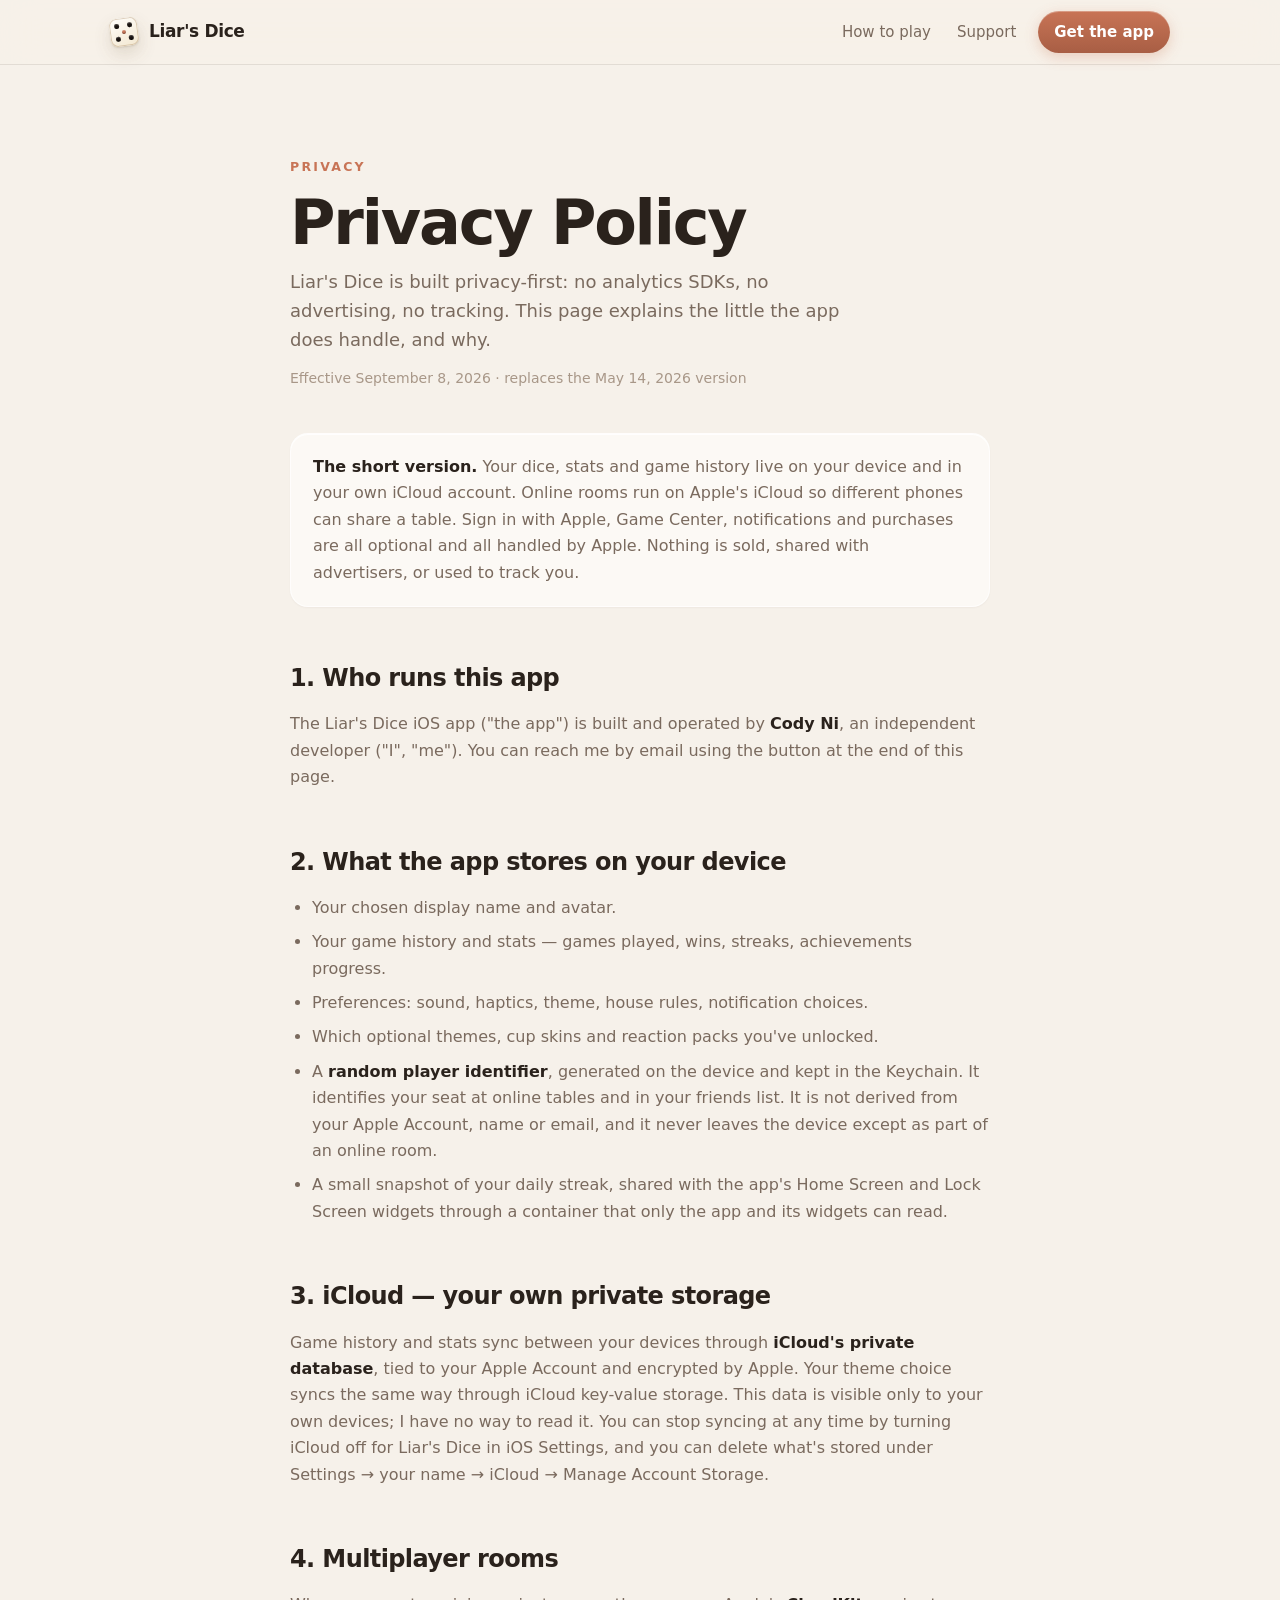
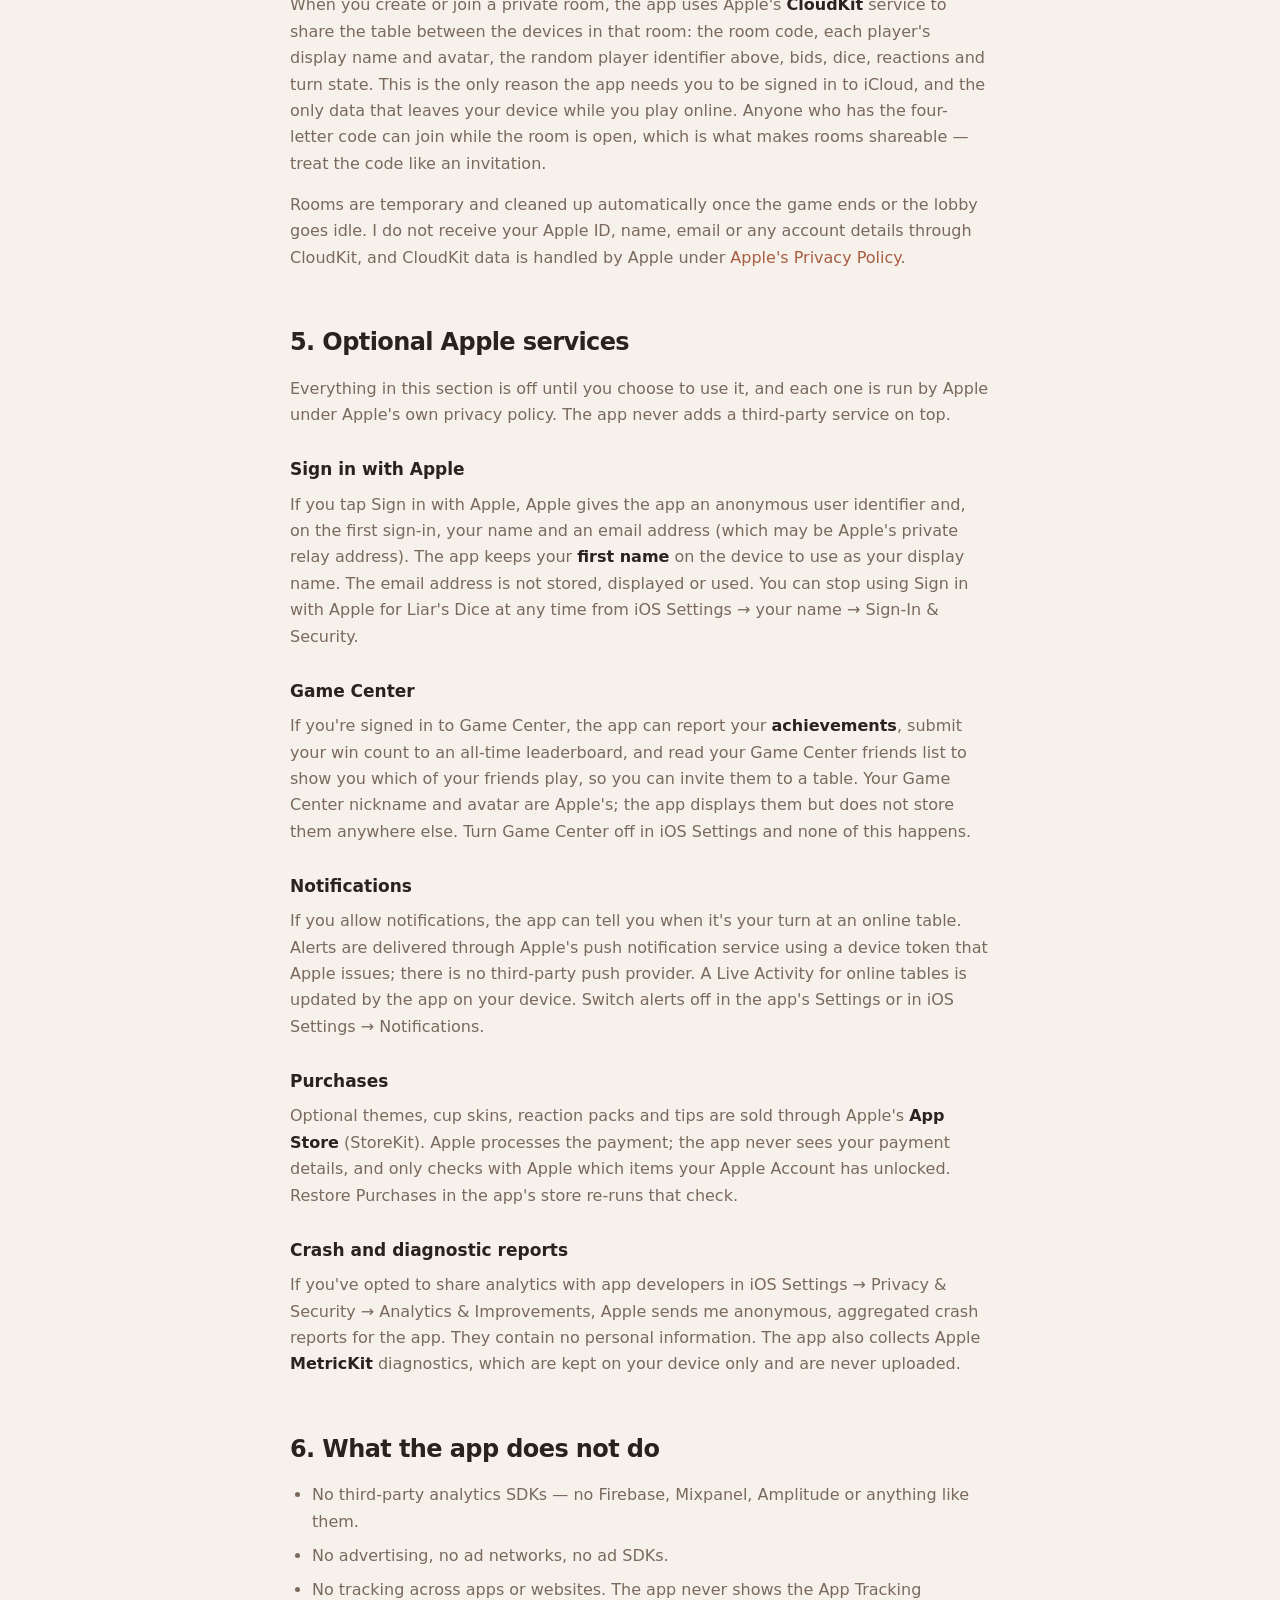
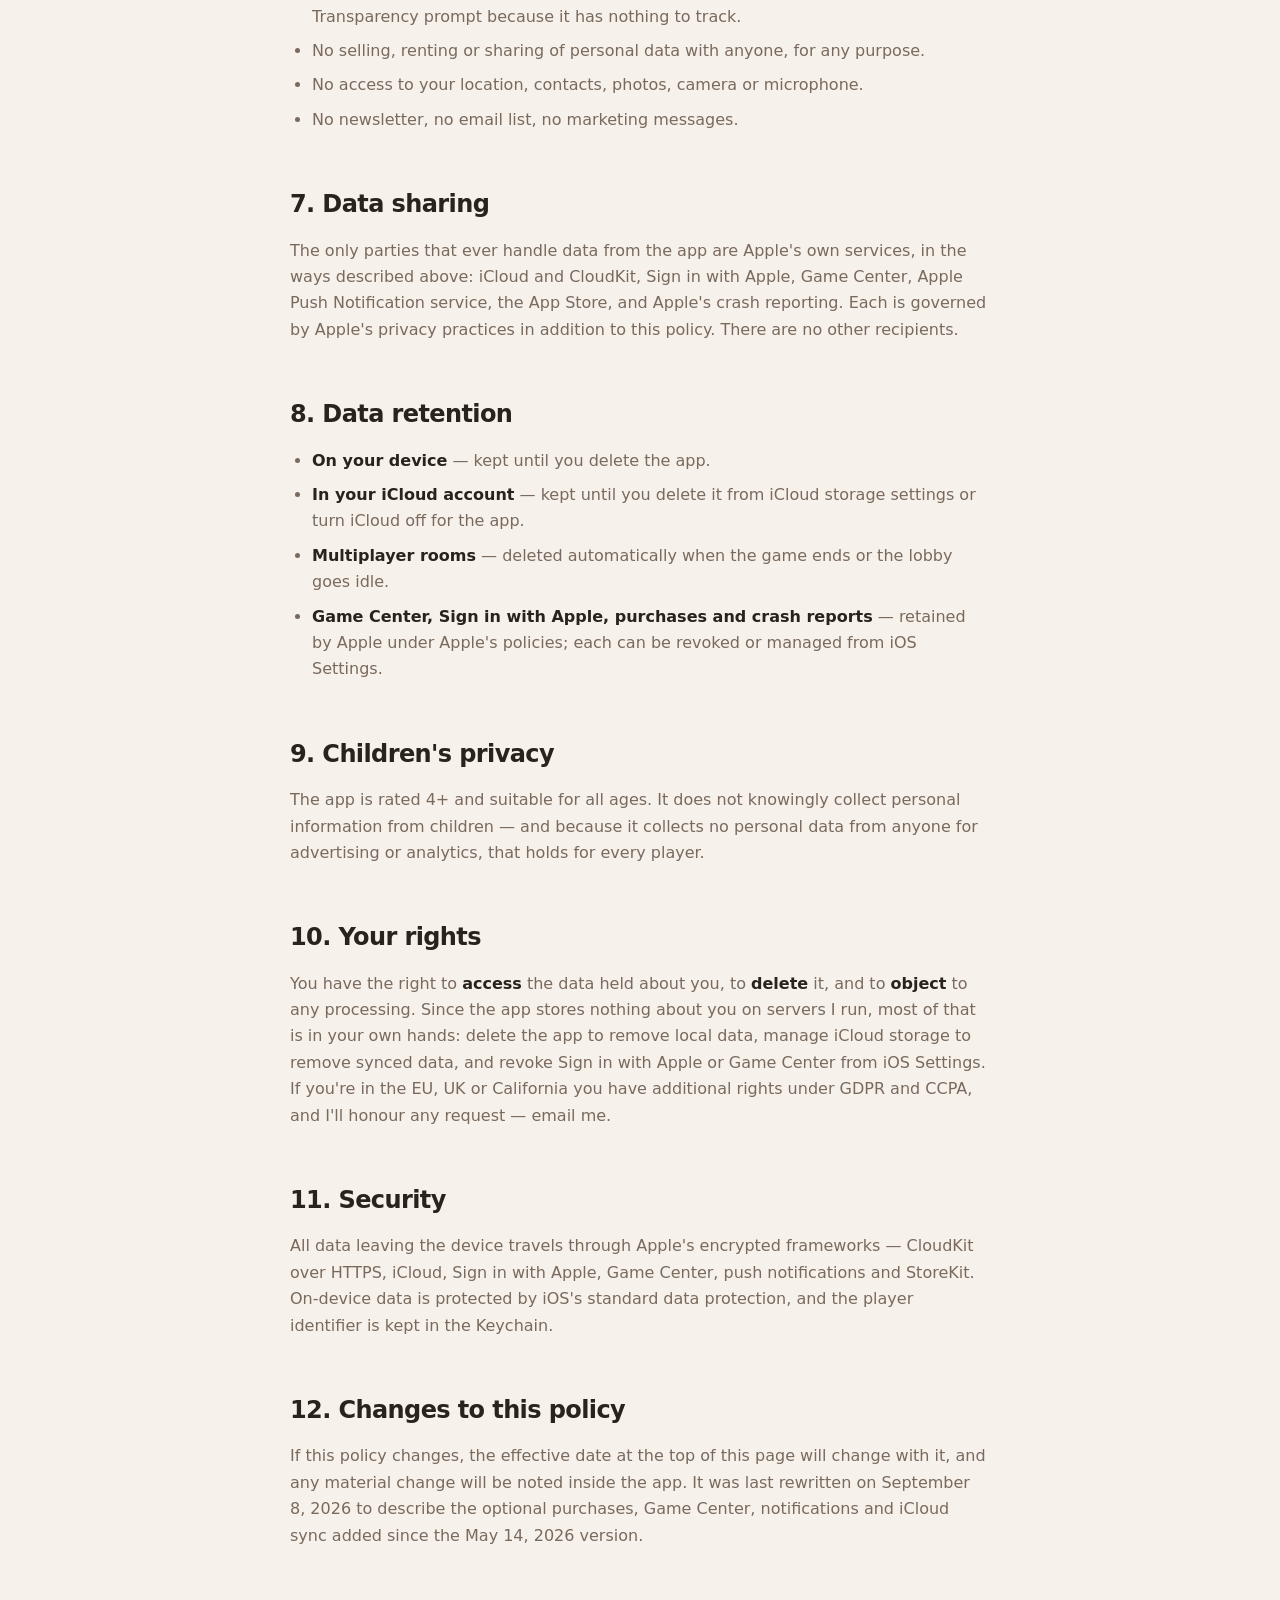
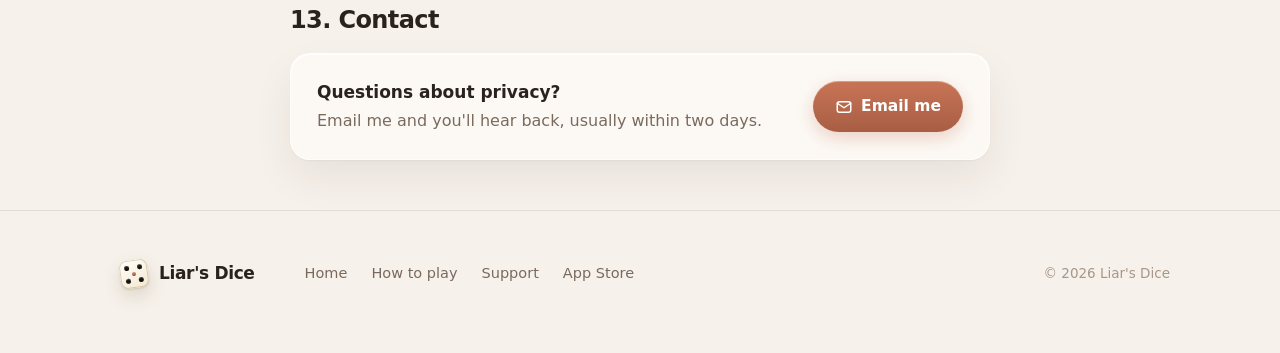
<file: privacy/index.html>
<!doctype html>
<html lang="en">
<head>
<meta charset="utf-8">
<meta name="viewport" content="width=device-width, initial-scale=1, viewport-fit=cover">
<!-- Google tag (gtag.js), GA4 property "Liar's Dice site" -->
<script async src="https://www.googletagmanager.com/gtag/js?id=G-HQY2RR5TW8"></script>
<script>
  window.dataLayer = window.dataLayer || [];
  function gtag(){dataLayer.push(arguments);}
  gtag('js', new Date());
  gtag('config', 'G-HQY2RR5TW8');
</script>
<title>Liar's Dice — Privacy Policy</title>
<meta name="description" content="Privacy policy for the Liar's Dice iOS app. No analytics SDKs, no ads, no tracking. What the app stores, what goes through your iCloud account, and which optional Apple services it uses.">
<link rel="canonical" href="https://codyni123.github.io/liars-dice-site/privacy/">
<meta name="robots" content="index, follow, max-image-preview:large, max-snippet:-1, max-video-preview:-1">
<meta name="google-site-verification" content="oafJCFS9U90hpJDKuoxjxOjslEniVMPrDxLKtAmcN_E">
<meta name="theme-color" content="#f6f1ea">
<link rel="icon" href="../favicon.svg" type="image/svg+xml">
<link rel="apple-touch-icon" href="../img/touch-icon.png">
<meta property="og:title" content="Liar's Dice — Privacy Policy">
<meta property="og:description" content="No analytics SDKs, no ads, no tracking. What the Liar's Dice app stores and which Apple services it uses.">
<meta property="og:type" content="website">
<meta property="og:url" content="https://codyni123.github.io/liars-dice-site/privacy/">
<meta property="og:image" content="https://codyni123.github.io/liars-dice-site/img/og.jpg">
<meta name="twitter:card" content="summary_large_image">
<link rel="stylesheet" href="../style.css">
<script type="application/ld+json">
{"@context": "https://schema.org", "@type": "BreadcrumbList", "itemListElement": [{"@type": "ListItem", "position": 1, "name": "Liar's Dice", "item": "https://codyni123.github.io/liars-dice-site/"}, {"@type": "ListItem", "position": 2, "name": "Privacy Policy", "item": "https://codyni123.github.io/liars-dice-site/privacy/"}]}
</script>
</head>
<body>

<nav class="nav">
  <div class="shell">
    <a class="brand" href="../" aria-label="Liar's Dice home">
      <span class="die mark" data-v="5" aria-hidden="true"><i></i><i></i><i></i><i></i><i></i></span>
      <b>Liar's Dice</b>
    </a>
    <div class="links">
      <a href="../how-to-play/">How to play</a>
      <a href="../support/">Support</a>
      <a class="get" href="https://apps.apple.com/app/id6767948698">Get the app</a>
    </div>
  </div>
</nav>

<div class="shell narrow">
  <div class="page-head">
    <p class="eyebrow">Privacy</p>
    <h1>Privacy Policy</h1>
    <p class="intro">Liar's Dice is built privacy-first: no analytics SDKs, no advertising, no tracking. This page explains the little the app does handle, and why.</p>
    <p class="stamp-date">Effective September 8, 2026 · replaces the May 14, 2026 version</p>
  </div>

  <main class="prose">
    <div class="note">
      <p><strong>The short version.</strong> Your dice, stats and game history live on your device and
      in your own iCloud account. Online rooms run on Apple's iCloud so different phones can share a
      table. Sign in with Apple, Game Center, notifications and purchases are all optional and all
      handled by Apple. Nothing is sold, shared with advertisers, or used to track you.</p>
    </div>

    <h2>1. Who runs this app</h2>
    <p>The Liar's Dice iOS app ("the app") is built and operated by <strong>Cody Ni</strong>, an
    independent developer ("I", "me"). You can reach me by email using the button at the end of this
    page.</p>

    <h2>2. What the app stores on your device</h2>
    <ul>
      <li>Your chosen display name and avatar.</li>
      <li>Your game history and stats — games played, wins, streaks, achievements progress.</li>
      <li>Preferences: sound, haptics, theme, house rules, notification choices.</li>
      <li>Which optional themes, cup skins and reaction packs you've unlocked.</li>
      <li>A <strong>random player identifier</strong>, generated on the device and kept in the Keychain. It
      identifies your seat at online tables and in your friends list. It is not derived from your Apple
      Account, name or email, and it never leaves the device except as part of an online room.</li>
      <li>A small snapshot of your daily streak, shared with the app's Home Screen and Lock Screen
      widgets through a container that only the app and its widgets can read.</li>
    </ul>

    <h2>3. iCloud — your own private storage</h2>
    <p>Game history and stats sync between your devices through <strong>iCloud's private database</strong>,
    tied to your Apple Account and encrypted by Apple. Your theme choice syncs the same way through
    iCloud key-value storage. This data is visible only to your own devices; I have no way to read it.
    You can stop syncing at any time by turning iCloud off for Liar's Dice in iOS Settings, and you can
    delete what's stored under Settings → your name → iCloud → Manage Account Storage.</p>

    <h2>4. Multiplayer rooms</h2>
    <p>When you create or join a private room, the app uses Apple's <strong>CloudKit</strong> service to
    share the table between the devices in that room: the room code, each player's display name and
    avatar, the random player identifier above, bids, dice, reactions and turn state. This is the only
    reason the app needs you to be signed in to iCloud, and the only data that leaves your device while
    you play online. Anyone who has the four-letter code can join while the room is open, which is what
    makes rooms shareable — treat the code like an invitation.</p>
    <p>Rooms are temporary and cleaned up automatically once the game ends or the lobby goes idle. I do
    not receive your Apple ID, name, email or any account details through CloudKit, and CloudKit data is
    handled by Apple under <a href="https://www.apple.com/legal/privacy/" rel="noopener">Apple's Privacy
    Policy</a>.</p>

    <h2>5. Optional Apple services</h2>
    <p>Everything in this section is off until you choose to use it, and each one is run by Apple under
    Apple's own privacy policy. The app never adds a third-party service on top.</p>

    <h3>Sign in with Apple</h3>
    <p>If you tap Sign in with Apple, Apple gives the app an anonymous user identifier and, on the first
    sign-in, your name and an email address (which may be Apple's private relay address). The app keeps
    your <strong>first name</strong> on the device to use as your display name. The email address is not
    stored, displayed or used. You can stop using Sign in with Apple for Liar's Dice at any time from iOS
    Settings → your name → Sign-In &amp; Security.</p>

    <h3>Game Center</h3>
    <p>If you're signed in to Game Center, the app can report your <strong>achievements</strong>, submit
    your win count to an all-time leaderboard, and read your Game Center friends list to show you which
    of your friends play, so you can invite them to a table. Your Game Center nickname and avatar are
    Apple's; the app displays them but does not store them anywhere else. Turn Game Center off in iOS
    Settings and none of this happens.</p>

    <h3>Notifications</h3>
    <p>If you allow notifications, the app can tell you when it's your turn at an online table. Alerts are
    delivered through Apple's push notification service using a device token that Apple issues; there is
    no third-party push provider. A Live Activity for online tables is updated by the app on your device.
    Switch alerts off in the app's Settings or in iOS Settings → Notifications.</p>

    <h3>Purchases</h3>
    <p>Optional themes, cup skins, reaction packs and tips are sold through Apple's <strong>App Store</strong>
    (StoreKit). Apple processes the payment; the app never sees your payment details, and only checks
    with Apple which items your Apple Account has unlocked. Restore Purchases in the app's store re-runs
    that check.</p>

    <h3>Crash and diagnostic reports</h3>
    <p>If you've opted to share analytics with app developers in iOS Settings → Privacy &amp; Security →
    Analytics &amp; Improvements, Apple sends me anonymous, aggregated crash reports for the app. They
    contain no personal information. The app also collects Apple <strong>MetricKit</strong> diagnostics,
    which are kept on your device only and are never uploaded.</p>

    <h2>6. What the app does not do</h2>
    <ul>
      <li>No third-party analytics SDKs — no Firebase, Mixpanel, Amplitude or anything like them.</li>
      <li>No advertising, no ad networks, no ad SDKs.</li>
      <li>No tracking across apps or websites. The app never shows the App Tracking Transparency prompt because it has nothing to track.</li>
      <li>No selling, renting or sharing of personal data with anyone, for any purpose.</li>
      <li>No access to your location, contacts, photos, camera or microphone.</li>
      <li>No newsletter, no email list, no marketing messages.</li>
    </ul>

    <h2>7. Data sharing</h2>
    <p>The only parties that ever handle data from the app are Apple's own services, in the ways described
    above: iCloud and CloudKit, Sign in with Apple, Game Center, Apple Push Notification service, the App
    Store, and Apple's crash reporting. Each is governed by Apple's privacy practices in addition to this
    policy. There are no other recipients.</p>

    <h2>8. Data retention</h2>
    <ul>
      <li><strong>On your device</strong> — kept until you delete the app.</li>
      <li><strong>In your iCloud account</strong> — kept until you delete it from iCloud storage settings or turn iCloud off for the app.</li>
      <li><strong>Multiplayer rooms</strong> — deleted automatically when the game ends or the lobby goes idle.</li>
      <li><strong>Game Center, Sign in with Apple, purchases and crash reports</strong> — retained by Apple under Apple's policies; each can be revoked or managed from iOS Settings.</li>
    </ul>

    <h2>9. Children's privacy</h2>
    <p>The app is rated 4+ and suitable for all ages. It does not knowingly collect personal information
    from children — and because it collects no personal data from anyone for advertising or analytics,
    that holds for every player.</p>

    <h2>10. Your rights</h2>
    <p>You have the right to <strong>access</strong> the data held about you, to <strong>delete</strong> it,
    and to <strong>object</strong> to any processing. Since the app stores nothing about you on servers I
    run, most of that is in your own hands: delete the app to remove local data, manage iCloud storage
    to remove synced data, and revoke Sign in with Apple or Game Center from iOS Settings. If you're in
    the EU, UK or California you have additional rights under GDPR and CCPA, and I'll honour any request
    — email me.</p>

    <h2>11. Security</h2>
    <p>All data leaving the device travels through Apple's encrypted frameworks — CloudKit over HTTPS,
    iCloud, Sign in with Apple, Game Center, push notifications and StoreKit. On-device data is protected
    by iOS's standard data protection, and the player identifier is kept in the Keychain.</p>

    <h2>12. Changes to this policy</h2>
    <p>If this policy changes, the effective date at the top of this page will change with it, and any
    material change will be noted inside the app. It was last rewritten on September 8, 2026 to describe
    the optional purchases, Game Center, notifications and iCloud sync added since the May 14, 2026
    version.</p>

    <h2>13. Contact</h2>
    <div class="contact">
      <p><b>Questions about privacy?</b>Email me and you'll hear back, usually within two days.</p>
      <a class="mail" href="mailto:codyni123@gmail.com?subject=Privacy%20-%20Liar%27s%20Dice">
        <svg viewBox="0 0 24 24" fill="none" stroke="currentColor" stroke-width="2" stroke-linecap="round" stroke-linejoin="round" aria-hidden="true"><rect x="3" y="5" width="18" height="14" rx="3"/><path d="m3 7 9 6 9-6"/></svg>
        Email me
      </a>
    </div>
  </main>
</div>

<footer>
  <div class="shell">
    <a class="brand" href="../" aria-label="Liar's Dice home">
      <span class="die mark" data-v="5" aria-hidden="true"><i></i><i></i><i></i><i></i><i></i></span>
      <b>Liar's Dice</b>
    </a>
    <nav aria-label="Footer">
      <a href="../">Home</a>
      <a href="../how-to-play/">How to play</a>
      <a href="../support/">Support</a>
      <a href="https://apps.apple.com/app/id6767948698">App Store</a>
    </nav>
    <p class="copy">© 2026 Liar's Dice</p>
  </div>
</footer>

</body>
</html>
</file>
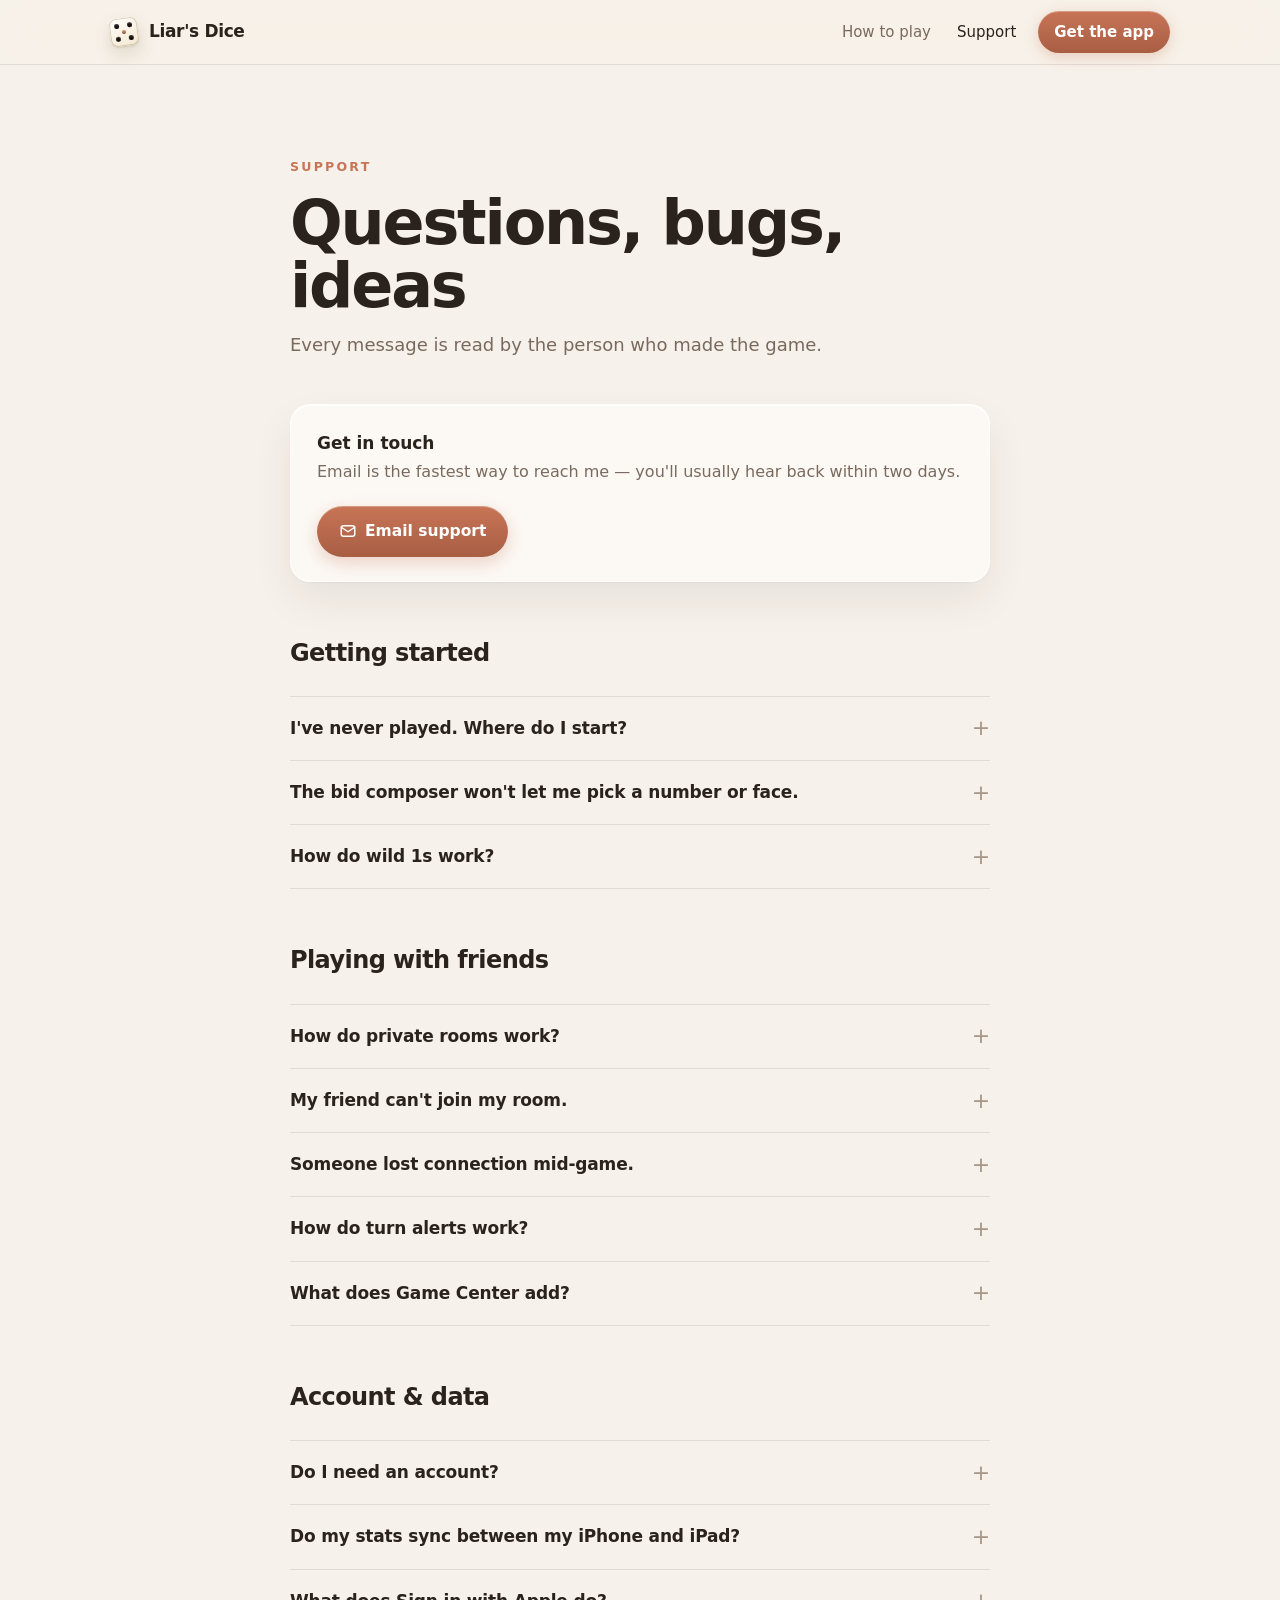
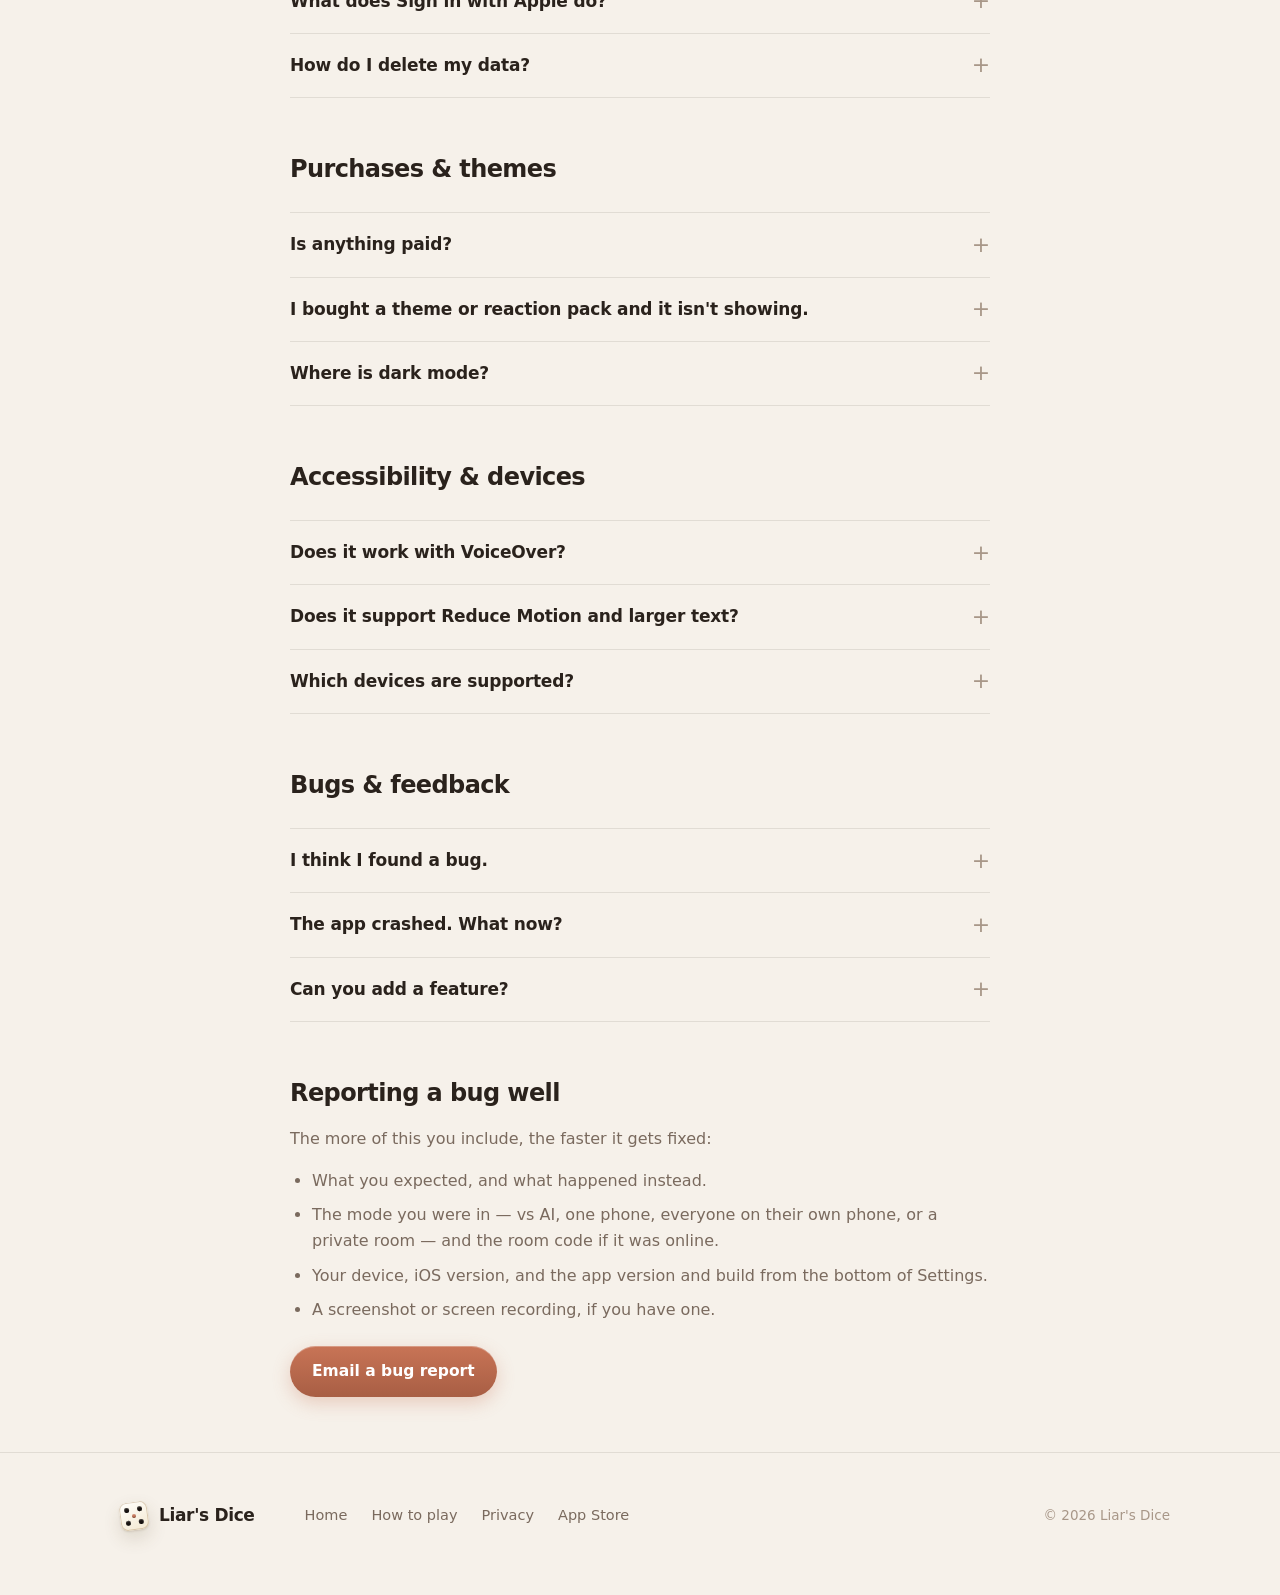
<file: support/index.html>
<!doctype html>
<html lang="en">
<head>
<meta charset="utf-8">
<meta name="viewport" content="width=device-width, initial-scale=1, viewport-fit=cover">
<!-- Google tag (gtag.js), GA4 property "Liar's Dice site" -->
<script async src="https://www.googletagmanager.com/gtag/js?id=G-HQY2RR5TW8"></script>
<script>
  window.dataLayer = window.dataLayer || [];
  function gtag(){dataLayer.push(arguments);}
  gtag('js', new Date());
  gtag('config', 'G-HQY2RR5TW8');
</script>
<title>Liar's Dice — Support</title>
<meta name="description" content="Help, answers and bug reports for the Liar's Dice iOS app: rules, private rooms, iCloud, purchases, accessibility and how to reach the developer.">
<link rel="canonical" href="https://codyni123.github.io/liars-dice-site/support/">
<meta name="robots" content="index, follow, max-image-preview:large, max-snippet:-1, max-video-preview:-1">
<meta name="google-site-verification" content="oafJCFS9U90hpJDKuoxjxOjslEniVMPrDxLKtAmcN_E">
<meta name="theme-color" content="#f6f1ea">
<link rel="icon" href="../favicon.svg" type="image/svg+xml">
<link rel="apple-touch-icon" href="../img/touch-icon.png">
<meta property="og:title" content="Liar's Dice — Support">
<meta property="og:description" content="Help, answers and bug reports for the Liar's Dice iOS app.">
<meta property="og:type" content="website">
<meta property="og:url" content="https://codyni123.github.io/liars-dice-site/support/">
<meta property="og:image" content="https://codyni123.github.io/liars-dice-site/img/og.jpg">
<meta name="twitter:card" content="summary_large_image">
<link rel="stylesheet" href="../style.css">
<script type="application/ld+json">
{"@context": "https://schema.org", "@type": "BreadcrumbList", "itemListElement": [{"@type": "ListItem", "position": 1, "name": "Liar's Dice", "item": "https://codyni123.github.io/liars-dice-site/"}, {"@type": "ListItem", "position": 2, "name": "Support", "item": "https://codyni123.github.io/liars-dice-site/support/"}]}
</script>
<script type="application/ld+json">
{
  "@context": "https://schema.org",
  "@type": "FAQPage",
  "mainEntity": [
    {
      "@type": "Question",
      "name": "I've never played Liar's Dice. Where do I start?",
      "acceptedAnswer": { "@type": "Answer", "text": "Your first game in the app is a guided one: two AI characters sit at the table and every rule is taught the moment it matters. You can replay it any time from How to play on the home screen, and the full rules are on this site's How to play page." }
    },
    {
      "@type": "Question",
      "name": "How do private rooms work in Liar's Dice?",
      "acceptedAnswer": { "@type": "Answer", "text": "Tap Create Room to get a four-letter code and share it however you like. Friends tap Join Room and type the code. Up to six players; once two or more are in the lobby, the host starts the game. Each device needs to be signed in to iCloud, which is what carries the table between phones." }
    },
    {
      "@type": "Question",
      "name": "Why can't my friend join my room?",
      "acceptedAnswer": { "@type": "Answer", "text": "Both phones need to be signed in to iCloud with their own Apple Account and have an internet connection. Room codes never contain the letters O, I or L, so if a friend sees one of those, it's a different letter. If it still fails, force-quit and reopen the app on the joining device." }
    },
    {
      "@type": "Question",
      "name": "Do I need an account to play Liar's Dice?",
      "acceptedAnswer": { "@type": "Answer", "text": "No. You pick a display name and avatar on first launch and start playing. Online rooms use the iCloud account already on your phone; there is no separate Liar's Dice login. Sign in with Apple and Game Center are optional." }
    },
    {
      "@type": "Question",
      "name": "Is anything in Liar's Dice paid?",
      "acceptedAnswer": { "@type": "Answer", "text": "Nothing you need to play. Two themes are free, Daylight and Nightfall; the other themes, the cup skins that come with them, and the reaction packs are optional purchases, and there's a tip jar. There are no ads and no tracking." }
    },
    {
      "@type": "Question",
      "name": "I bought a theme or reaction pack and it isn't showing.",
      "acceptedAnswer": { "@type": "Answer", "text": "Open the store inside the app and tap Restore Purchases. Purchases are tied to your Apple Account, so make sure the device is signed in with the one you bought them on." }
    },
    {
      "@type": "Question",
      "name": "How do I delete my Liar's Dice data?",
      "acceptedAnswer": { "@type": "Answer", "text": "Delete the app to remove everything stored on the device. Game history synced to iCloud can be removed from iOS Settings under your name, iCloud, Manage Account Storage. If you used Sign in with Apple, stop using it for Liar's Dice under Settings, your name, Sign-In & Security. Email the developer for anything else." }
    },
    {
      "@type": "Question",
      "name": "Does Liar's Dice support VoiceOver, Reduce Motion and larger text?",
      "acceptedAnswer": { "@type": "Answer", "text": "Yes. Every die, bid and stat has a VoiceOver label, every animation has a Reduce Motion fallback, and the app follows your Dynamic Type size." }
    }
  ]
}
</script>
</head>
<body>

<nav class="nav">
  <div class="shell">
    <a class="brand" href="../" aria-label="Liar's Dice home">
      <span class="die mark" data-v="5" aria-hidden="true"><i></i><i></i><i></i><i></i><i></i></span>
      <b>Liar's Dice</b>
    </a>
    <div class="links">
      <a href="../how-to-play/">How to play</a>
      <a href="./" aria-current="page">Support</a>
      <a class="get" href="https://apps.apple.com/app/id6767948698">Get the app</a>
    </div>
  </div>
</nav>

<div class="shell narrow">
  <div class="page-head">
    <p class="eyebrow">Support</p>
    <h1>Questions, bugs, ideas</h1>
    <p class="intro">Every message is read by the person who made the game.</p>
  </div>

  <main class="prose">
    <div class="contact">
      <p><b>Get in touch</b>Email is the fastest way to reach me — you'll usually hear back within two days.</p>
      <a class="mail" href="mailto:codyni123@gmail.com?subject=Liar%27s%20Dice%20support">
        <svg viewBox="0 0 24 24" fill="none" stroke="currentColor" stroke-width="2" stroke-linecap="round" stroke-linejoin="round" aria-hidden="true"><rect x="3" y="5" width="18" height="14" rx="3"/><path d="m3 7 9 6 9-6"/></svg>
        Email support
      </a>
    </div>

    <h2>Getting started</h2>
    <div class="faq">
      <details>
        <summary>I've never played. Where do I start?</summary>
        <p>Your first game in the app is a guided one — Nori and Mochi sit at the table and every rule
        is taught the moment it matters. You can replay it any time from <strong>How to play</strong>
        on the home screen, and the full rules are written out on this site's
        <a href="../how-to-play/">How to play</a> page.</p>
      </details>
      <details>
        <summary>The bid composer won't let me pick a number or face.</summary>
        <p>The composer only offers <strong>legal raises</strong>. A raise is either more dice of any face,
        or the same number of dice on a higher face — anything dimmed would break that rule. In a
        <strong>palifico</strong> round the face is locked too, so only the count can go up.</p>
      </details>
      <details>
        <summary>How do wild 1s work?</summary>
        <p>Every 1 counts as whatever face is being bid — "four 5s" is satisfied by 5s and 1s together.
        The moment anyone bids on 1s directly, ones stop being wild for the rest of the round. Wild 1s
        can be switched off when you set up a table.</p>
      </details>
    </div>

    <h2>Playing with friends</h2>
    <div class="faq">
      <details>
        <summary>How do private rooms work?</summary>
        <p>Tap <strong>Create Room</strong> to get a four-letter code, and share it however you like —
        a message, AirDrop, or out loud. Friends tap <strong>Join Room</strong> and type the code on the
        app's letter keyboard. Up to six players; once two or more are in the lobby, the host starts the
        game. It works at the same table or across continents.</p>
      </details>
      <details>
        <summary>My friend can't join my room.</summary>
        <p>Both phones need to be <strong>signed in to iCloud</strong> — each with its own Apple Account,
        nothing shared — and both need an internet connection. The app uses iCloud to carry the table
        between devices, so without it there's no room to join. Check Settings → your name at the top.</p>
        <p>Room codes never contain the letters <strong>O</strong>, <strong>I</strong> or <strong>L</strong>,
        because they look like 0 and 1 — if a friend is reading one of those, it's a different letter.
        If it still fails, force-quit and reopen the app on the joining device; that retries the connection.</p>
      </details>
      <details>
        <summary>Someone lost connection mid-game.</summary>
        <p>The game isn't stored on any one phone — it lives in iCloud — so a player who loses signal can
        reopen the app and return to the table. The others aren't held hostage either: turns keep their
        timer, and the app takes care of a seat that stays away.</p>
      </details>
      <details>
        <summary>How do turn alerts work?</summary>
        <p>In an online room the app can send a notification when it's your turn. iOS asks for permission
        the first time you sit down in a room; you can switch alerts off later in the app's Settings, or
        in iOS Settings → Notifications.</p>
      </details>
      <details>
        <summary>What does Game Center add?</summary>
        <p>Game Center is optional. Sign in from iOS Settings → Game Center and the app can show the
        friends you already have there, unlock <strong>achievements</strong>, and keep an all-time wins
        leaderboard. Friends in the app come from Game Center; you can invite them straight to a table.</p>
      </details>
    </div>

    <h2>Account &amp; data</h2>
    <div class="faq">
      <details>
        <summary>Do I need an account?</summary>
        <p>No. You pick a display name and avatar on first launch and start playing. Online rooms use
        the iCloud account already on your phone — there's no separate Liar's Dice login to create.</p>
      </details>
      <details>
        <summary>Do my stats sync between my iPhone and iPad?</summary>
        <p>Yes. Game history and stats sync through your own iCloud account, automatically, to any device
        signed in with the same Apple Account. Your in-app friends list is kept per device.</p>
      </details>
      <details>
        <summary>What does Sign in with Apple do?</summary>
        <p>It's optional. Sign in and your first name becomes your display name, so you don't have to
        type one. It doesn't unlock anything else — stats already sync through iCloud on their own.</p>
      </details>
      <details>
        <summary>How do I delete my data?</summary>
        <p>Delete the app to remove everything stored on the device. Game history synced to iCloud can
        be removed from iOS Settings → your name → <strong>iCloud</strong> → Manage Account Storage →
        Liar's Dice. If you used Sign in with Apple, go to Settings → your name → <strong>Sign-In &amp;
        Security</strong> → Sign in with Apple → Liar's Dice → Stop Using Apple ID. Game Center data is
        managed by Apple. For anything else, email and I'll take care of it.</p>
      </details>
    </div>

    <h2>Purchases &amp; themes</h2>
    <div class="faq">
      <details>
        <summary>Is anything paid?</summary>
        <p>Nothing you need to play. <strong>Daylight</strong> and <strong>Nightfall</strong> are free;
        the other themes, the cup skins that come with them, and the reaction packs are optional
        purchases, and there's a tip jar if you feel like it. No ads, no tracking, no energy meters.</p>
      </details>
      <details>
        <summary>I bought a theme or reaction pack and it isn't showing.</summary>
        <p>Open the store inside the app and tap <strong>Restore Purchases</strong>. Purchases are tied
        to your Apple Account, so make sure the device is signed in with the one you bought them on.</p>
      </details>
      <details>
        <summary>Where is dark mode?</summary>
        <p>Pick the <strong>Nightfall</strong> theme in the app's store — it's free. The app deliberately
        launches in the warm <strong>Daylight</strong> palette regardless of your system setting, and
        your theme choice follows you to your other devices through iCloud.</p>
      </details>
    </div>

    <h2>Accessibility &amp; devices</h2>
    <div class="faq">
      <details>
        <summary>Does it work with VoiceOver?</summary>
        <p>Yes. Every die, bid and stat is labelled, wild 1s are announced as wild, and the composer
        announces which raises are legal as you move through it.</p>
      </details>
      <details>
        <summary>Does it support Reduce Motion and larger text?</summary>
        <p>Yes. Every animation has a static fallback — turn on Reduce Motion in iOS Settings and the
        dice reveal becomes a simple cross-fade. Text follows your <strong>Dynamic Type</strong> size
        from Settings → Display &amp; Brightness → Text Size.</p>
      </details>
      <details>
        <summary>Which devices are supported?</summary>
        <p>iPhone and iPad running <strong>iOS 26</strong> or later — the app is built on Liquid Glass,
        which is iOS 26 only. Apple Watch, Mac, Vision Pro and Android aren't planned.</p>
      </details>
    </div>

    <h2>Bugs &amp; feedback</h2>
    <div class="faq">
      <details>
        <summary>I think I found a bug.</summary>
        <p>Email me with your iOS version, your iPhone or iPad model, the version and build number shown
        at the bottom of the app's Settings, and what you did right before it happened. Screenshots or a
        screen recording help a lot.</p>
      </details>
      <details>
        <summary>The app crashed. What now?</summary>
        <p>If you've chosen to share analytics with app developers (iOS Settings → Privacy &amp; Security
        → Analytics &amp; Improvements), Apple delivers an anonymous crash report that I review. It
        contains no personal data. If you'd like to add context, email the approximate time of the crash
        so it can be matched up.</p>
      </details>
      <details>
        <summary>Can you add a feature?</summary>
        <p>Maybe — send it over. Small, sharp ideas about the table usually make it in. Android,
        real-money play and ads are deliberate non-goals.</p>
      </details>
    </div>

    <h2>Reporting a bug well</h2>
    <p>The more of this you include, the faster it gets fixed:</p>
    <ul>
      <li>What you expected, and what happened instead.</li>
      <li>The mode you were in — vs AI, one phone, everyone on their own phone, or a private room — and the room code if it was online.</li>
      <li>Your device, iOS version, and the app version and build from the bottom of Settings.</li>
      <li>A screenshot or screen recording, if you have one.</li>
    </ul>
    <p style="margin-top:22px"><a class="btn-accent" href="mailto:codyni123@gmail.com?subject=Liar%27s%20Dice%20bug%20report">Email a bug report</a></p>
  </main>
</div>

<footer>
  <div class="shell">
    <a class="brand" href="../" aria-label="Liar's Dice home">
      <span class="die mark" data-v="5" aria-hidden="true"><i></i><i></i><i></i><i></i><i></i></span>
      <b>Liar's Dice</b>
    </a>
    <nav aria-label="Footer">
      <a href="../">Home</a>
      <a href="../how-to-play/">How to play</a>
      <a href="../privacy/">Privacy</a>
      <a href="https://apps.apple.com/app/id6767948698">App Store</a>
    </nav>
    <p class="copy">© 2026 Liar's Dice</p>
  </div>
</footer>

</body>
</html>
</file>
<file: style.css>
/* ==========================================================================
   Liar's Dice — site styles.
   Borrows the app's Dawn design system (DESIGN.md): warm cream ground,
   terracotta accent, translucent glass panes, the system type stack, and
   the app's own die — drawn in CSS, never the dice emoji. Light on
   purpose: the app launches in Dawn light regardless of system appearance,
   so the site does too.
   ========================================================================== */

:root {
  --bg: #f6f1ea;
  --bg-deep: #efe7dc;
  --table-b: #ead9c6;
  --table-c: #e3c8ab;
  --surface: rgba(255, 253, 250, 0.66);
  --surface-solid: #fdfaf5;
  --glass-edge: rgba(255, 255, 255, 0.72);
  --ink: #2a221c;
  --ink-2: #7a6a5e;
  --ink-3: #a89788;
  --hairline: rgba(42, 34, 28, 0.10);
  --accent: #c87456;
  --accent-soft: #e9a283;
  --accent-deep: #a85e44;
  --danger: #b14a3a;
  --success: #6f8b5b;
  --pip: #1a1411;
  --shadow-ink: 42, 34, 28;

  /* Dawn dark — used only for the one dark band and its device. */
  --dark-bg: #1a1411;
  --dark-bg-2: #221b16;
  --dark-ink: #f4ebe2;
  --dark-ink-2: #b8a89a;
  --dark-ink-3: #8a786a;
  --dark-accent: #e8a07f;
  --dark-stroke: rgba(244, 235, 226, 0.12);

  --font-text: -apple-system, BlinkMacSystemFont, "SF Pro Text", "Segoe UI", system-ui, sans-serif;
  --font-display: -apple-system, BlinkMacSystemFont, "SF Pro Display", "Segoe UI", system-ui, sans-serif;
  --font-mono: ui-monospace, "SF Mono", SFMono-Regular, Menlo, Consolas, monospace;

  --shell: 1140px;
  --pad: clamp(20px, 4.5vw, 40px);
  --ease: cubic-bezier(0.22, 1, 0.36, 1);
}

* { box-sizing: border-box; }
html { scroll-behavior: smooth; -webkit-text-size-adjust: 100%; }
/* No overflow-x guard on html/body — `hidden` turns body into the scroll
   container and `clip` truncates the page at one viewport. Horizontal
   overflow is contained where it originates (.hero, the rails). */
body {
  margin: 0;
  background: var(--bg);
  color: var(--ink);
  font: 400 17px/1.6 var(--font-text);
  -webkit-font-smoothing: antialiased;
  -moz-osx-font-smoothing: grayscale;
}
a { color: inherit; }
img { max-width: 100%; }
::selection { background: rgba(200, 116, 86, 0.32); }
:focus-visible { outline: 2px solid var(--accent-deep); outline-offset: 3px; border-radius: 6px; }

.shell { width: 100%; max-width: var(--shell); margin: 0 auto; padding: 0 var(--pad); }
.narrow { max-width: 780px; }
.visually-hidden {
  position: absolute; width: 1px; height: 1px; overflow: hidden;
  clip: rect(0 0 0 0); clip-path: inset(50%); white-space: nowrap;
}

/* --------------------------------------------------------------------------
   The die — the site's identity element. Mirrors the app's flat die:
   cream face, warm hairline, round pips on a 3×3 grid. A 1 renders its pip
   in the accent because ones are wild, exactly as in the app.
   Markup: <span class="die" data-v="4"><i></i><i></i><i></i><i></i></span>
   -------------------------------------------------------------------------- */
.die {
  --w: 44px;
  width: var(--w); height: var(--w);
  flex: none;
  display: grid;
  grid-template-columns: repeat(3, 1fr);
  grid-template-rows: repeat(3, 1fr);
  /* Pad relative to the die's own size — percentage padding would resolve
     against the parent's width and balloon a die sitting in a wide flex row. */
  padding: calc(var(--w) * 0.15);
  border-radius: 22%;
  background: linear-gradient(160deg, #fffefb 0%, #f3e8d1 100%);
  box-shadow:
    inset 0 0 0 1px rgba(180, 150, 110, 0.45),
    inset 0 1px 0 rgba(255, 255, 255, 0.9),
    0 1px 2px rgba(94, 72, 40, 0.18),
    0 8px 18px rgba(94, 72, 40, 0.16);
  user-select: none;
}
.die i {
  display: block;
  width: 74%; aspect-ratio: 1;
  border-radius: 50%;
  align-self: center; justify-self: center;
  background: var(--pip);
  box-shadow: inset 0 1px 1px rgba(255, 255, 255, 0.22), inset 0 -1px 1px rgba(0, 0, 0, 0.35);
}
.die[data-v="1"] i:nth-child(1) { grid-area: 2 / 2; background: var(--accent); }
.die[data-v="2"] i:nth-child(1) { grid-area: 1 / 1; }
.die[data-v="2"] i:nth-child(2) { grid-area: 3 / 3; }
.die[data-v="3"] i:nth-child(1) { grid-area: 1 / 1; }
.die[data-v="3"] i:nth-child(2) { grid-area: 2 / 2; }
.die[data-v="3"] i:nth-child(3) { grid-area: 3 / 3; }
.die[data-v="4"] i:nth-child(1) { grid-area: 1 / 1; }
.die[data-v="4"] i:nth-child(2) { grid-area: 1 / 3; }
.die[data-v="4"] i:nth-child(3) { grid-area: 3 / 1; }
.die[data-v="4"] i:nth-child(4) { grid-area: 3 / 3; }
.die[data-v="5"] i:nth-child(1) { grid-area: 1 / 1; }
.die[data-v="5"] i:nth-child(2) { grid-area: 1 / 3; }
.die[data-v="5"] i:nth-child(3) { grid-area: 2 / 2; }
.die[data-v="5"] i:nth-child(4) { grid-area: 3 / 1; }
.die[data-v="5"] i:nth-child(5) { grid-area: 3 / 3; }
.die[data-v="6"] i:nth-child(1) { grid-area: 1 / 1; }
.die[data-v="6"] i:nth-child(2) { grid-area: 2 / 1; }
.die[data-v="6"] i:nth-child(3) { grid-area: 3 / 1; }
.die[data-v="6"] i:nth-child(4) { grid-area: 1 / 3; }
.die[data-v="6"] i:nth-child(5) { grid-area: 2 / 3; }
.die[data-v="6"] i:nth-child(6) { grid-area: 3 / 3; }
/* The app icon's die: a 5 with a terracotta centre pip. */
.die.mark[data-v="5"] i:nth-child(3) { background: var(--accent); }
/* A die that's been lost. */
.die.lost { opacity: 0.38; filter: saturate(0.6); }

/* Bid chip — "3 × [die]". The unit of the whole game. */
.bid {
  display: inline-flex; align-items: center; gap: 7px;
  padding: 7px 13px 7px 12px;
  border-radius: 999px;
  background: var(--surface);
  border: 1px solid var(--glass-edge);
  box-shadow: inset 0 1px 0 rgba(255, 255, 255, 0.8), 0 6px 18px rgba(var(--shadow-ink), 0.10);
  backdrop-filter: blur(12px);
  -webkit-backdrop-filter: blur(12px);
  font-family: var(--font-display);
  font-weight: 600; font-size: 22px; letter-spacing: -0.02em; line-height: 1;
  color: var(--ink);
  white-space: nowrap;
  user-select: none;
}
.bid .x { color: var(--ink-3); font-weight: 500; font-size: 0.72em; margin: 0 -1px; }
.bid .die { --w: 26px; box-shadow: inset 0 0 0 1px rgba(180, 150, 110, 0.4), 0 1px 2px rgba(94, 72, 40, 0.16); }

/* Stamps — the table's spoken moments, as tinted glass pills. */
.stamp {
  display: inline-flex; align-items: center;
  padding: 7px 13px;
  border-radius: 999px;
  font-family: var(--font-display);
  font-weight: 800; font-size: 14px; letter-spacing: 0.05em; text-transform: uppercase;
  border: 1px solid;
  backdrop-filter: blur(8px);
  -webkit-backdrop-filter: blur(8px);
  user-select: none;
  white-space: nowrap;
}
.stamp.liar { color: var(--danger); background: rgba(177, 74, 58, 0.10); border-color: rgba(177, 74, 58, 0.36); }
.stamp.ok { color: var(--success); background: rgba(111, 139, 91, 0.12); border-color: rgba(111, 139, 91, 0.38); }
.stamp.wild { color: var(--accent-deep); background: rgba(200, 116, 86, 0.12); border-color: rgba(200, 116, 86, 0.40); }
.stamp.ghost { color: var(--ink-2); background: rgba(42, 34, 28, 0.06); border-color: rgba(42, 34, 28, 0.16); }

/* The cup — the app icon's own artwork, referenced from an inline symbol. */
.cup { display: block; width: var(--w, 72px); height: auto; overflow: visible; }

/* --------------------------------------------------------------------------
   Nav
   -------------------------------------------------------------------------- */
.nav {
  position: sticky; top: 0; z-index: 40;
  background: rgba(246, 241, 234, 0.78);
  backdrop-filter: saturate(160%) blur(18px);
  -webkit-backdrop-filter: saturate(160%) blur(18px);
  border-bottom: 1px solid var(--hairline);
}
.nav .shell { display: flex; align-items: center; gap: 8px; height: 64px; }
.brand { display: flex; align-items: center; gap: 11px; text-decoration: none; margin-right: 8px; min-height: 44px; }
.brand .die { --w: 28px; transform: rotate(-8deg); border-radius: 26%; }
.brand b { font-family: var(--font-display); font-weight: 700; font-size: 17px; letter-spacing: -0.02em; color: var(--ink); }
.nav .links { display: flex; align-items: center; gap: 2px; margin-left: auto; }
.nav .links a {
  text-decoration: none; color: var(--ink-2);
  font-size: 15px; font-weight: 500; padding: 9px 12px; border-radius: 10px;
  min-height: 44px; display: inline-flex; align-items: center;
  transition: color 0.15s ease, background 0.15s ease;
}
.nav .links a:hover { color: var(--ink); background: rgba(var(--shadow-ink), 0.05); }
.nav .links a[aria-current="page"] { color: var(--ink); }
.nav .links a.get {
  color: #fff; font-weight: 600;
  background: linear-gradient(180deg, var(--accent), var(--accent-deep));
  box-shadow: inset 0 1px 0 rgba(255, 255, 255, 0.28), 0 4px 14px rgba(200, 116, 86, 0.30);
  padding: 9px 16px; margin-left: 8px; border-radius: 999px; min-height: 40px;
  transition: transform 0.16s var(--ease), box-shadow 0.16s var(--ease), filter 0.16s ease;
}
.nav .links a.get:hover { filter: brightness(1.05); transform: translateY(-1px); box-shadow: inset 0 1px 0 rgba(255, 255, 255, 0.28), 0 8px 20px rgba(200, 116, 86, 0.36); background: linear-gradient(180deg, var(--accent), var(--accent-deep)); }
@media (max-width: 620px) {
  .nav .links a:not(.get) { display: none; }
  .nav .shell { height: 58px; }
}

/* --------------------------------------------------------------------------
   App Store badge — Apple's official artwork, self-hosted and unmodified.
   Hover moves the link; it never restyles the badge.
   -------------------------------------------------------------------------- */
.appstore { display: inline-block; line-height: 0; border-radius: 13px; transition: transform 0.18s var(--ease), filter 0.18s ease; }
.appstore img { height: 56px; width: auto; display: block; }
.appstore:hover { transform: translateY(-2px); filter: drop-shadow(0 10px 18px rgba(var(--shadow-ink), 0.22)); }
.appstore:active { transform: translateY(0); }
@media (max-width: 620px) { .appstore img { height: 50px; } }

.under-badge { margin: 16px 0 0; font-size: 14px; color: var(--ink-3); letter-spacing: 0.01em; }

/* --------------------------------------------------------------------------
   Hero — statement left, the framed bid composer right.
   -------------------------------------------------------------------------- */
.hero {
  position: relative;
  padding: clamp(60px, 8.5vw, 112px) 0 clamp(36px, 6vw, 80px);
  overflow: clip;
}
.hero-glow {
  position: absolute; inset: -220px 0 auto 0; height: 820px;
  background:
    radial-gradient(620px 460px at 78% 26%, rgba(227, 200, 171, 0.75), transparent 70%),
    radial-gradient(520px 400px at 18% 70%, rgba(233, 162, 131, 0.22), transparent 72%);
  pointer-events: none;
}
.hero .shell {
  position: relative;
  display: grid; grid-template-columns: minmax(0, 1.05fr) minmax(0, 0.95fr);
  gap: clamp(28px, 5vw, 72px);
  align-items: center;
}
.hero-copy .eyebrow { margin-bottom: 22px; max-width: 520px; }
@media (max-width: 860px) { .hero-copy .eyebrow { margin-left: auto; margin-right: auto; } }
.hero .statement {
  margin: 0 0 22px;
  font-family: var(--font-display);
  font-size: clamp(38px, 10.5vw, 66px);
  line-height: 1.02;
  font-weight: 700;
  letter-spacing: -0.035em;
}
@media (min-width: 861px) {
  .hero .statement { font-size: clamp(36px, 4.8vw, 66px); }
}
.hero .statement .accent { color: var(--accent); }
.hero .tagline {
  margin: 0 0 34px; max-width: 460px;
  font-size: clamp(17px, 2vw, 19px); line-height: 1.55; color: var(--ink-2);
}
.hero-ctas { display: flex; align-items: center; gap: 22px; flex-wrap: wrap; }
.hero-ctas .alt { font-size: 15px; font-weight: 500; color: var(--ink-2); text-decoration: none; min-height: 44px; display: inline-flex; align-items: center; }
.hero-ctas .alt:hover { color: var(--ink); }
.hero-ctas .alt::after { content: " →"; white-space: pre; }

/* Device frame — the site's own, drawn around raw app captures. */
.device {
  position: relative;
  border-radius: clamp(38px, 4.6vw, 52px);
  padding: clamp(8px, 1vw, 11px);
  background: linear-gradient(178deg, #2e2924, #17130f);
  box-shadow:
    inset 0 1px 1px rgba(255, 255, 255, 0.16),
    inset 0 -1px 1px rgba(0, 0, 0, 0.6),
    0 2px 6px rgba(var(--shadow-ink), 0.28),
    0 40px 80px rgba(var(--shadow-ink), 0.30);
}
.device::after {
  /* Dynamic Island */
  content: "";
  position: absolute; top: calc(clamp(8px, 1vw, 11px) + 11px); left: 50%;
  transform: translateX(-50%);
  width: 26%; height: 3.1%;
  background: #000; border-radius: 999px;
  box-shadow: inset 0 1px 2px rgba(255, 255, 255, 0.06);
}
.device img { display: block; width: 100%; height: auto; border-radius: clamp(30px, 3.7vw, 42px); background: var(--bg-deep); }

.hero-stage { position: relative; max-width: 380px; margin: 0 auto; }
.hero-stage .device { transform: rotate(2.5deg); }
.hero-stage .float { position: absolute; z-index: 2; }
.hero-stage .fd-one {
  --w: clamp(64px, 7.6vw, 82px); --rot: -12deg;
  top: -22px; left: -34px;
  transform: rotate(var(--rot));
  box-shadow:
    inset 0 0 0 1px rgba(180, 150, 110, 0.45),
    0 0 0 2.5px rgba(200, 116, 86, 0.55),
    0 0 34px rgba(200, 116, 86, 0.35),
    0 18px 40px rgba(var(--shadow-ink), 0.30);
}
.hero-stage .fd-four { --w: clamp(50px, 5.8vw, 64px); --rot: 9deg; bottom: 44px; right: -26px; transform: rotate(var(--rot)); }
.hero-stage .fs-liar { --rot: 7deg; right: -18px; top: 104px; transform: rotate(var(--rot)); font-size: 15px; padding: 9px 15px; box-shadow: 0 10px 24px rgba(var(--shadow-ink), 0.14); }

@media (max-width: 860px) {
  .hero .shell { grid-template-columns: 1fr; }
  .hero-copy { text-align: center; }
  .hero .tagline { margin-left: auto; margin-right: auto; }
  .hero-ctas { justify-content: center; }
  .hero-stage { max-width: 300px; margin-top: 26px; }
  .hero-stage .fd-one { left: -20px; }
  .hero-stage .fd-four { right: -14px; }
  .hero-stage .fs-liar { right: -10px; }
}

/* Gentle drift on the floating pieces — the only looping motion on the page. */
@keyframes drift {
  from { transform: translateY(0) rotate(var(--rot, 0deg)); }
  to   { transform: translateY(-9px) rotate(calc(var(--rot, 0deg) + 1.5deg)); }
}
.hero-stage .float { animation: drift 6.5s ease-in-out infinite alternate; }
.hero-stage .fd-four { animation-duration: 7.4s; animation-delay: -2.1s; }
.hero-stage .fs-liar { animation-duration: 8.2s; animation-delay: -4s; }

/* --------------------------------------------------------------------------
   The ladder — one round, start to finish, as a band of rising bids.
   -------------------------------------------------------------------------- */
.ladder { padding: clamp(30px, 5vw, 56px) 0 clamp(16px, 3vw, 36px); border-top: 1px solid var(--hairline); }
.ladder-rail {
  display: flex; align-items: center; gap: 10px;
  overflow-x: auto; padding: 22px var(--pad) 18px;
  max-width: calc(var(--shell) + 60px); margin: 0 auto;
  scrollbar-width: none;
  -webkit-mask-image: linear-gradient(90deg, transparent, #000 4%, #000 96%, transparent);
          mask-image: linear-gradient(90deg, transparent, #000 4%, #000 96%, transparent);
}
.ladder-rail::-webkit-scrollbar { display: none; }
.ladder-rail .step { display: flex; align-items: center; gap: 10px; flex: none; }
.ladder-rail .arrow { color: var(--ink-3); font-size: 18px; line-height: 1; }
.ladder-rail .bid { font-size: 24px; padding: 9px 15px 9px 13px; }
.ladder-rail .bid .die { --w: 30px; }
.ladder-rail .stamp.liar { font-size: 16px; padding: 12px 18px; box-shadow: 0 10px 24px rgba(177, 74, 58, 0.14); }
@media (min-width: 1000px) { .ladder-rail { justify-content: center; } }
.ladder-caption { text-align: center; margin: 14px var(--pad) 0; font-size: 14.5px; color: var(--ink-3); }
.ladder-caption b { color: var(--ink-2); font-weight: 600; }

/* --------------------------------------------------------------------------
   Sections
   -------------------------------------------------------------------------- */
section.block { padding: clamp(72px, 10vw, 128px) 0 0; }
.eyebrow {
  margin: 0 0 14px;
  font-size: 12.5px; font-weight: 700;
  letter-spacing: 0.18em; text-transform: uppercase;
  color: var(--accent);
}
.headline {
  margin: 0 0 18px;
  font-family: var(--font-display);
  font-size: clamp(30px, 4.6vw, 50px);
  line-height: 1.04; font-weight: 700; letter-spacing: -0.03em;
  max-width: 640px;
}
.subhead { margin: 0 0 44px; max-width: 580px; color: var(--ink-2); font-size: 17px; line-height: 1.6; }

/* Mechanics — each tile opens with a staged dice scene, not an icon. */
.mech { display: grid; grid-template-columns: repeat(2, minmax(0, 1fr)); gap: 18px; }
@media (max-width: 760px) { .mech { grid-template-columns: 1fr; } }
.mech-tile {
  position: relative; overflow: hidden;
  background: var(--surface);
  border: 1px solid var(--glass-edge);
  box-shadow: inset 0 1px 0 rgba(255, 255, 255, 0.85), 0 1px 2px rgba(var(--shadow-ink), 0.04), 0 18px 40px rgba(var(--shadow-ink), 0.07);
  border-radius: 26px;
  padding: 28px 28px 30px;
}
.mech-tile::before {
  content: ""; position: absolute; inset: 0;
  background: radial-gradient(420px 200px at 20% 0%, rgba(255, 255, 255, 0.55), transparent 70%);
  pointer-events: none;
}
.mech-scene {
  position: relative;
  height: 152px; display: flex; align-items: center; justify-content: center;
  gap: 10px; margin-bottom: 22px;
}
.mech-scene .die { --w: 54px; }
.mech-scene .scene-stamp { position: absolute; }
.mech-scene .tilt-l { transform: rotate(-9deg) translateY(4px); }
.mech-scene .tilt-r { transform: rotate(9deg) translateY(4px); }
.mech-scene .raise { transform: translateY(-8px); }
.mech-tile h3 {
  margin: 0 0 8px;
  font-family: var(--font-display);
  font-size: 20px; font-weight: 700; letter-spacing: -0.02em;
}
.mech-tile p { margin: 0; font-size: 15.5px; line-height: 1.6; color: var(--ink-2); }
.mech-tile p b { color: var(--ink); font-weight: 600; }

/* Scene: three cups and one claim about all of them. */
.scene-table { gap: 14px; }
.scene-table .cup { --w: 58px; }
.scene-table .cup.mid { --w: 66px; margin-bottom: 6px; }
.scene-table .bid { position: absolute; top: 2px; right: 6%; transform: rotate(4deg); }

/* Scene: raise or call — a bid, its raise, and the word that ends it. */
.scene-raise .arrow { color: var(--ink-3); font-size: 22px; line-height: 1; }
.scene-raise .stamp { position: absolute; right: 4%; bottom: 2px; transform: rotate(-6deg); font-size: 15px; padding: 9px 15px; transition: transform 0.4s var(--ease); }
.mech-tile:hover .scene-raise .stamp { transform: rotate(-6deg) scale(1.06); }

/* Scene: the reveal — the cup lifts off its dice as the tile scrolls in. */
.scene-reveal { align-items: flex-end; padding-bottom: 6px; }
.scene-reveal .under { display: flex; gap: 8px; align-items: flex-end; }
.scene-reveal .under .die { --w: 42px; }
.scene-reveal .lift-cup { --w: 70px; position: relative; z-index: 2; margin-left: -18px; transform: translateY(-18px) rotate(-8deg); filter: drop-shadow(0 16px 22px rgba(var(--shadow-ink), 0.26)); transition: transform 1s var(--ease) 0.35s; }
html.js .mech-tile:not(.in) .lift-cup { transform: translateY(4px) rotate(0deg); }
.scene-reveal .minus { position: absolute; right: 6%; top: 10px; transform: rotate(6deg); }

/* --------------------------------------------------------------------------
   Arena — the one dark band: in-person play, the phone as the cup.
   -------------------------------------------------------------------------- */
.arena {
  position: relative; overflow: clip;
  margin-top: clamp(72px, 10vw, 128px);
  padding: clamp(64px, 8vw, 110px) 0;
  background: var(--dark-bg);
  color: var(--dark-ink);
}
.arena .glow {
  position: absolute; inset: 0;
  background:
    radial-gradient(640px 420px at 78% 40%, rgba(232, 160, 127, 0.16), transparent 70%),
    radial-gradient(520px 380px at 12% 90%, rgba(232, 160, 127, 0.08), transparent 72%);
  pointer-events: none;
}
.arena .shell {
  position: relative;
  display: grid; grid-template-columns: minmax(0, 1fr) minmax(0, 0.8fr);
  gap: clamp(28px, 5vw, 72px); align-items: center;
}
.arena .eyebrow { color: var(--dark-accent); }
.arena .headline { color: var(--dark-ink); }
.arena .subhead { color: var(--dark-ink-2); margin-bottom: 26px; }
.arena .pill-row { display: flex; gap: 8px; flex-wrap: wrap; }
.arena .tag { color: var(--dark-ink-2); background: rgba(244, 235, 226, 0.06); border-color: var(--dark-stroke); }
.arena .device {
  max-width: 320px; margin: 0 auto;
  transform: rotate(-2deg);
  box-shadow: inset 0 1px 1px rgba(255, 255, 255, 0.14), inset 0 -1px 1px rgba(0, 0, 0, 0.7), 0 2px 6px rgba(0, 0, 0, 0.5), 0 42px 90px rgba(0, 0, 0, 0.62);
  transition: transform 0.5s var(--ease);
}
.arena .device img { background: var(--dark-bg-2); }
@keyframes shake {
  0%, 100% { transform: rotate(-2deg); }
  20% { transform: rotate(-4.5deg) translateX(-3px); }
  40% { transform: rotate(0.5deg) translateX(3px); }
  60% { transform: rotate(-3.5deg) translateX(-2px); }
  80% { transform: rotate(-1deg) translateX(2px); }
}
.arena .device:hover { animation: shake 0.7s var(--ease) 1; }
@media (max-width: 860px) {
  .arena .shell { grid-template-columns: 1fr; }
  .arena .device { max-width: 260px; margin-top: 10px; }
}

/* --------------------------------------------------------------------------
   Screens rail — framed raw captures, swipeable.
   -------------------------------------------------------------------------- */
.screens {
  /* Column width chosen so all five frames fit the 1120px content width on
     desktop (5 × 204 + 4 × 24 = 1116); the rail still scrolls below that. */
  display: grid; grid-auto-flow: column; grid-auto-columns: clamp(196px, 16.8vw, 204px);
  gap: clamp(16px, 2vw, 24px);
  overflow-x: auto; padding: 12px var(--pad) 26px;
  max-width: calc(var(--shell) + 60px); margin: 0 auto;
  scroll-snap-type: x proximity;
  scrollbar-width: none;
}
.screens::-webkit-scrollbar { display: none; }
.screen { scroll-snap-align: center; }
.screen figure { margin: 0; }
.screen .device { border-radius: 40px; padding: 8px; box-shadow: inset 0 1px 1px rgba(255, 255, 255, 0.16), inset 0 -1px 1px rgba(0, 0, 0, 0.6), 0 2px 6px rgba(var(--shadow-ink), 0.22), 0 26px 50px rgba(var(--shadow-ink), 0.22); }
.screen .device::after { top: 19px; }
.screen .device img { border-radius: 32px; }
.screen figcaption { margin-top: 16px; text-align: center; font-size: 14.5px; color: var(--ink-2); }
.screen figcaption b { display: block; color: var(--ink); font-weight: 600; font-size: 15px; margin-bottom: 2px; }

/* --------------------------------------------------------------------------
   Journey — numbered editorial rows.
   -------------------------------------------------------------------------- */
ol.journey { max-width: 720px; margin: 0; padding: 0; }
.journey li { list-style: none; display: flex; gap: 24px; padding: 26px 0; border-bottom: 1px solid var(--hairline); }
.journey li:last-child { border-bottom: 0; }
.j-num {
  flex: none; width: 44px;
  font-family: var(--font-display); font-weight: 700; font-size: 30px; letter-spacing: -0.03em;
  color: var(--ink-3); line-height: 1.15;
}
.j-body h3 { margin: 0 0 6px; font-family: var(--font-display); font-size: 19px; font-weight: 700; letter-spacing: -0.02em; }
.j-body p { margin: 0; font-size: 15.5px; line-height: 1.6; color: var(--ink-2); }
.j-body .pill-row { margin-top: 12px; display: flex; gap: 8px; flex-wrap: wrap; }
.tag {
  font-size: 12.5px; font-weight: 600; letter-spacing: 0.02em;
  color: var(--ink-2); background: var(--surface);
  border: 1px solid var(--glass-edge); border-radius: 999px; padding: 5px 11px;
  box-shadow: 0 1px 2px rgba(var(--shadow-ink), 0.05);
}

/* Specs — the platform facts, small and quiet. */
.specs { display: grid; grid-template-columns: repeat(3, minmax(0, 1fr)); gap: 14px; margin-top: 40px; }
@media (max-width: 760px) { .specs { grid-template-columns: 1fr 1fr; } }
@media (max-width: 480px) { .specs { grid-template-columns: 1fr; } }
.spec {
  background: var(--surface);
  border: 1px solid var(--glass-edge);
  border-radius: 18px; padding: 18px 20px;
  box-shadow: inset 0 1px 0 rgba(255, 255, 255, 0.8), 0 1px 2px rgba(var(--shadow-ink), 0.04);
}
.spec b { display: block; font-family: var(--font-display); font-weight: 650; font-size: 16px; letter-spacing: -0.01em; margin-bottom: 4px; }
.spec span { font-size: 14.5px; color: var(--ink-2); line-height: 1.5; }

/* --------------------------------------------------------------------------
   Closing CTA
   -------------------------------------------------------------------------- */
.close-cta { position: relative; text-align: center; padding: clamp(88px, 12vw, 150px) 0 clamp(72px, 9vw, 110px); overflow: hidden; }
.close-cta .glow {
  position: absolute; left: 50%; bottom: -320px; transform: translateX(-50%);
  width: 900px; height: 620px;
  background: radial-gradient(closest-side, rgba(227, 200, 171, 0.8), transparent 74%);
  pointer-events: none;
}
.close-cta .shell { position: relative; }
.close-cta .fan { display: flex; justify-content: center; align-items: flex-end; margin-bottom: 34px; }
.close-cta .fan .die { --w: 58px; }
.close-cta .fan .die + .die { margin-left: -12px; }
.close-cta .fan .f1 { transform: rotate(-16deg) translateY(10px); }
.close-cta .fan .f2 { transform: rotate(-7deg) translateY(3px); }
.close-cta .fan .f3 { transform: rotate(0deg) translateY(-2px); z-index: 2; box-shadow:
  inset 0 0 0 1px rgba(180, 150, 110, 0.45),
  0 0 0 2.5px rgba(200, 116, 86, 0.55), 0 0 30px rgba(200, 116, 86, 0.32), 0 14px 30px rgba(var(--shadow-ink), 0.22); }
.close-cta .fan .f4 { transform: rotate(7deg) translateY(3px); }
.close-cta .fan .f5 { transform: rotate(16deg) translateY(10px); }
.close-cta h2 {
  margin: 0 0 14px;
  font-family: var(--font-display);
  font-size: clamp(34px, 5.4vw, 58px);
  font-weight: 700; letter-spacing: -0.035em; line-height: 1.02;
}
.close-cta .sub { margin: 0 auto 34px; max-width: 460px; color: var(--ink-2); font-size: 17px; }

/* --------------------------------------------------------------------------
   Footer
   -------------------------------------------------------------------------- */
footer { border-top: 1px solid var(--hairline); padding: 38px 0 54px; }
footer .shell { display: flex; align-items: center; gap: 22px; flex-wrap: wrap; }
footer nav { display: flex; gap: 4px; flex-wrap: wrap; }
footer a { color: var(--ink-2); text-decoration: none; font-size: 14.5px; padding: 11px 10px; border-radius: 8px; display: inline-block; }
footer a:hover { color: var(--ink); background: rgba(var(--shadow-ink), 0.05); }
footer .copy { margin-left: auto; color: var(--ink-3); font-size: 13.5px; }
@media (max-width: 620px) {
  footer .shell { flex-direction: column; align-items: center; gap: 10px; }
  footer .copy { margin-left: 0; }
}

/* --------------------------------------------------------------------------
   Inner pages (rules / support / privacy)
   -------------------------------------------------------------------------- */
.page-head { padding: clamp(56px, 8vw, 92px) 0 clamp(28px, 4vw, 44px); }
.page-head h1 {
  margin: 0 0 14px;
  font-family: var(--font-display);
  font-size: clamp(38px, 6vw, 62px);
  line-height: 1.02; font-weight: 700; letter-spacing: -0.035em;
}
.page-head .intro { margin: 0; color: var(--ink-2); font-size: 18px; max-width: 560px; }
.stamp-date { margin: 12px 0 0; font-size: 14px; color: var(--ink-3); }

main.prose { padding-bottom: 40px; }
.prose h2 {
  margin: 52px 0 14px;
  font-family: var(--font-display);
  font-size: 24px; font-weight: 700; letter-spacing: -0.025em;
}
.prose h3 { margin: 28px 0 8px; font-size: 17px; font-weight: 650; }
.prose p, .prose li { color: var(--ink-2); font-size: 16px; line-height: 1.65; }
.prose p { margin: 0 0 15px; }
.prose ul, .prose ol { margin: 0 0 15px; padding-left: 22px; }
.prose li { margin-bottom: 8px; }
.prose strong { color: var(--ink); font-weight: 600; }
.prose a { color: var(--accent-deep); text-decoration: none; }
.prose a:hover { text-decoration: underline; }
.prose code { font-family: var(--font-mono); font-size: 0.92em; background: var(--bg-deep); padding: 2px 6px; border-radius: 5px; color: var(--ink); }

.note {
  background: var(--surface);
  border: 1px solid var(--glass-edge);
  box-shadow: inset 0 1px 0 rgba(255, 255, 255, 0.8), 0 1px 2px rgba(var(--shadow-ink), 0.04);
  border-radius: 18px;
  padding: 20px 22px;
  margin: 0 0 22px;
}
.note p:last-child { margin-bottom: 0; }

/* Rules: the six beats of a round as numbered cards. */
.steps { counter-reset: step; display: grid; gap: 12px; margin: 8px 0 12px; padding: 0; list-style: none; }
.steps li {
  display: grid; grid-template-columns: 48px 1fr; gap: 16px; align-items: start;
  background: var(--surface); border: 1px solid var(--glass-edge); border-radius: 18px; padding: 18px 20px;
  box-shadow: inset 0 1px 0 rgba(255, 255, 255, 0.8), 0 1px 2px rgba(var(--shadow-ink), 0.04);
}
.steps li .n { display: inline-flex; align-items: center; justify-content: center; width: 40px; height: 40px; border-radius: 12px; background: var(--bg-deep); color: var(--accent-deep); font-family: var(--font-display); font-weight: 700; font-size: 18px; }
.steps li h3 { margin: 6px 0 4px; }
.steps li p { margin: 0; }

/* Rules: an example round, as bid chips. */
.example { display: flex; flex-wrap: wrap; gap: 10px; align-items: center; margin: 4px 0 18px; }
.example .who { font-size: 13px; color: var(--ink-3); margin-right: -4px; }
.example .bid { font-size: 19px; padding: 6px 11px 6px 10px; }
.example .bid .die { --w: 22px; }
.example .arrow { color: var(--ink-3); }
.dice-row { display: flex; gap: 8px; flex-wrap: wrap; margin: 6px 0 14px; }
.dice-row .die { --w: 40px; }

table.rules { width: 100%; border-collapse: collapse; margin: 6px 0 10px; }
table.rules th, table.rules td {
  text-align: left; padding: 14px 0; border-bottom: 1px solid var(--hairline);
  font-size: 15.5px; vertical-align: top;
}
table.rules th { color: var(--ink); font-weight: 650; width: 32%; padding-right: 18px; }
table.rules td { color: var(--ink-2); }
table.rules tr:last-child th, table.rules tr:last-child td { border-bottom: 0; }

/* FAQ */
.faq { border-top: 1px solid var(--hairline); margin-top: 24px; }
.faq.landing-faq { max-width: 720px; margin-top: 8px; }
.faq.landing-faq details p { color: var(--ink-2); font-size: 15.5px; line-height: 1.6; }
.faq details { border-bottom: 1px solid var(--hairline); padding: 6px 0; }
.faq summary {
  cursor: pointer; list-style: none;
  font-size: 17px; font-weight: 600; letter-spacing: -0.01em;
  display: flex; align-items: center; justify-content: space-between; gap: 16px;
  padding: 12px 0; min-height: 44px;
}
.faq summary::-webkit-details-marker { display: none; }
.faq summary::after {
  content: "+"; color: var(--ink-3);
  font-size: 22px; font-weight: 300; line-height: 1;
  transition: transform 0.2s ease;
}
.faq details[open] summary::after { transform: rotate(45deg); }
.faq details p { margin: 0 0 14px; }
.faq details p strong { color: var(--ink); font-weight: 600; }
.faq details p a { color: var(--accent-deep); text-decoration: none; }
.faq details p a:hover { text-decoration: underline; }

/* Contact card — the address lives only in the mailto:, never as text. */
.contact {
  display: flex; align-items: center; justify-content: space-between; gap: 20px; flex-wrap: wrap;
  background: var(--surface);
  border: 1px solid var(--glass-edge);
  box-shadow: inset 0 1px 0 rgba(255, 255, 255, 0.85), 0 1px 2px rgba(var(--shadow-ink), 0.04), 0 18px 40px rgba(var(--shadow-ink), 0.07);
  border-radius: 20px;
  padding: 24px 26px;
  margin-bottom: 10px;
}
.contact p { margin: 0; color: var(--ink-2); font-size: 16px; }
.contact p b { color: var(--ink); font-weight: 650; display: block; font-size: 17px; margin-bottom: 2px; }
.contact a.mail, .btn-accent {
  flex: none;
  display: inline-flex; align-items: center; justify-content: center; gap: 8px;
  color: #fff; text-decoration: none;
  background: linear-gradient(180deg, var(--accent), var(--accent-deep));
  box-shadow: inset 0 1px 0 rgba(255, 255, 255, 0.28), 0 6px 18px rgba(200, 116, 86, 0.30);
  padding: 13px 22px; min-height: 48px; border-radius: 999px;
  font-size: 15.5px; font-weight: 600;
  transition: transform 0.15s var(--ease), box-shadow 0.15s var(--ease);
}
.contact a.mail:hover, .btn-accent:hover, .prose a.btn-accent:hover { transform: translateY(-1px); box-shadow: inset 0 1px 0 rgba(255, 255, 255, 0.28), 0 10px 24px rgba(200, 116, 86, 0.36); }
.prose a.btn-accent { color: #fff; }
.contact a.mail svg { width: 18px; height: 18px; }

/* --------------------------------------------------------------------------
   Reveal-on-scroll (JS adds .in; without JS everything stays visible)
   -------------------------------------------------------------------------- */
html.js .rv { opacity: 0; transform: translateY(18px); transition: opacity 0.7s ease, transform 0.7s var(--ease); }
html.js .rv.in { opacity: 1; transform: none; }
html.js .rv.d1 { transition-delay: 0.08s; }
html.js .rv.d2 { transition-delay: 0.16s; }
html.js .rv.d3 { transition-delay: 0.24s; }
html.js .rv.d4 { transition-delay: 0.32s; }
html.js .ladder-rail .rv { transition-delay: calc(var(--i, 0) * 70ms); }

@media (prefers-reduced-motion: reduce) {
  html { scroll-behavior: auto; }
  html.js .rv { opacity: 1; transform: none; transition: none; }
  .hero-stage .float { animation: none; }
  .arena .device:hover { animation: none; }
  .scene-reveal .lift-cup, .scene-raise .stamp, .appstore, .contact a.mail, .btn-accent, .nav .links a.get { transition: none; }
  html.js .mech-tile:not(.in) .lift-cup { transform: translateY(-18px) rotate(-8deg); }
}
</file>
